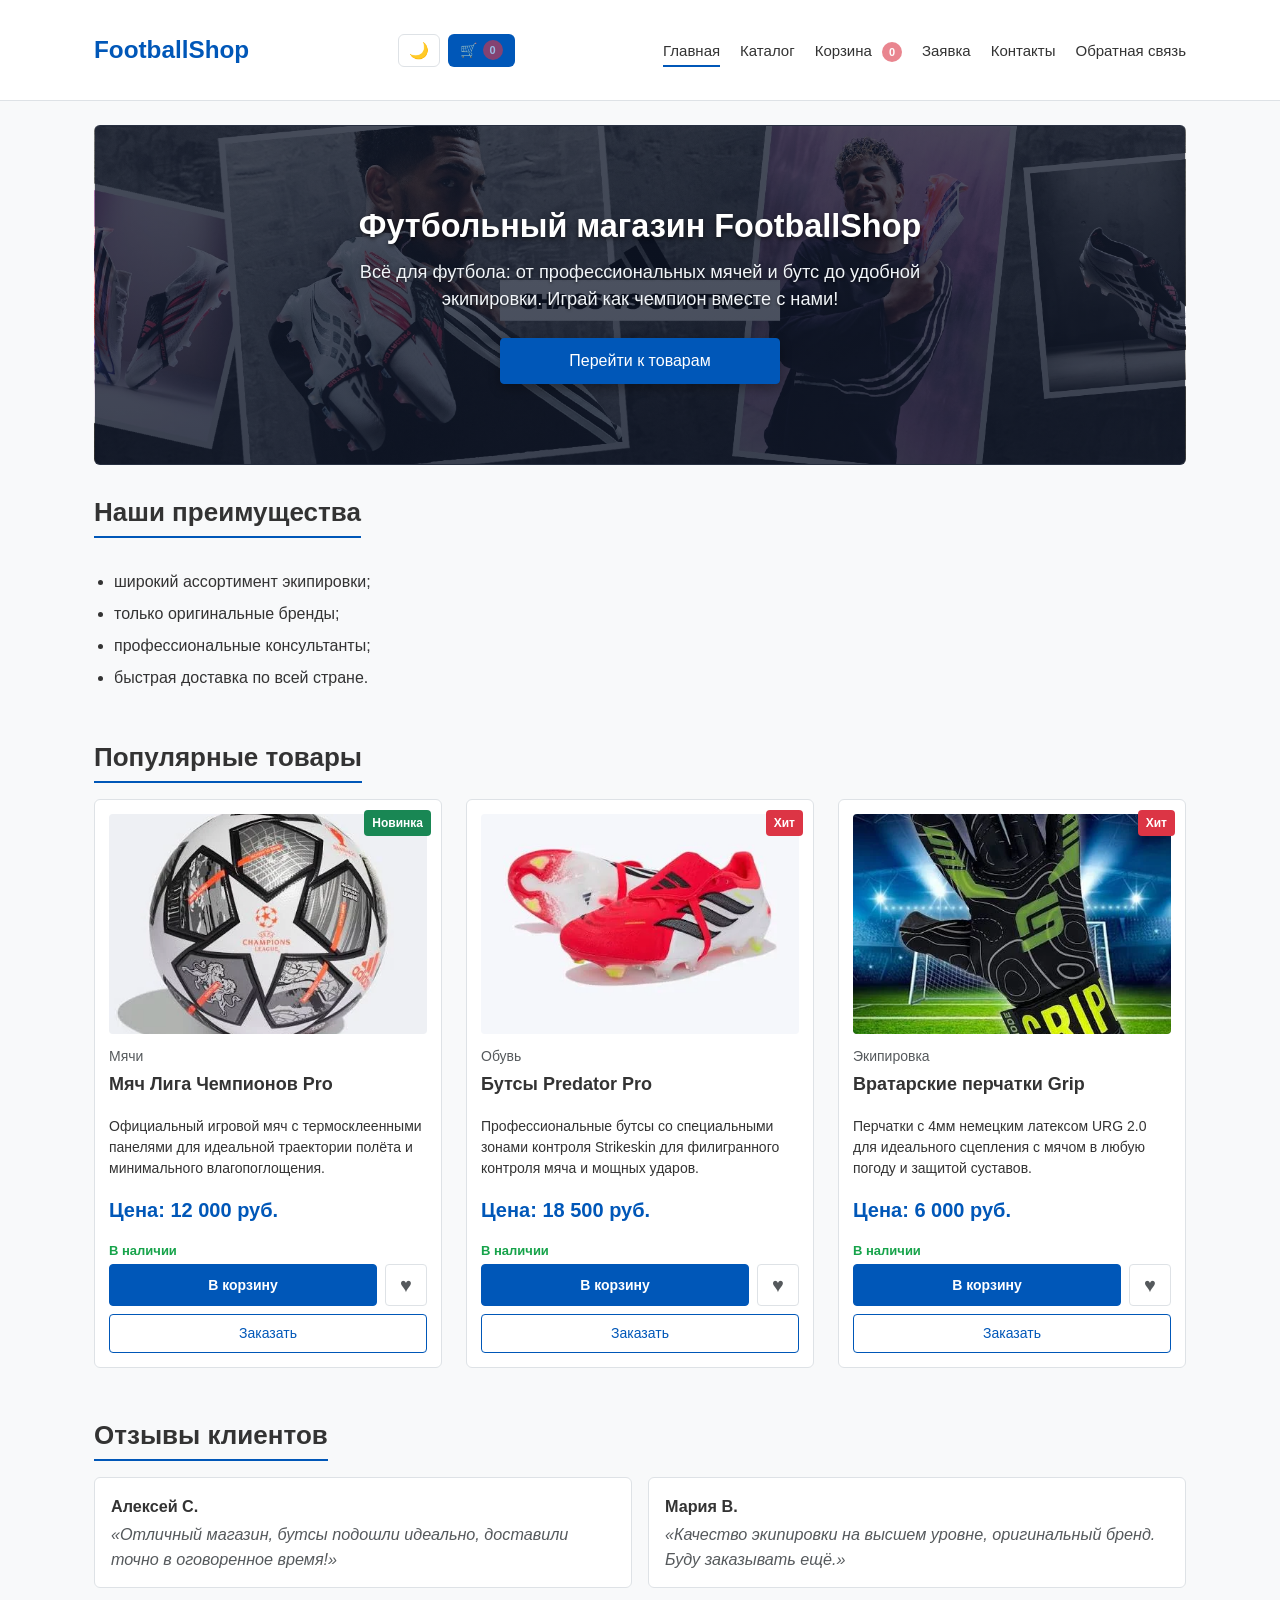
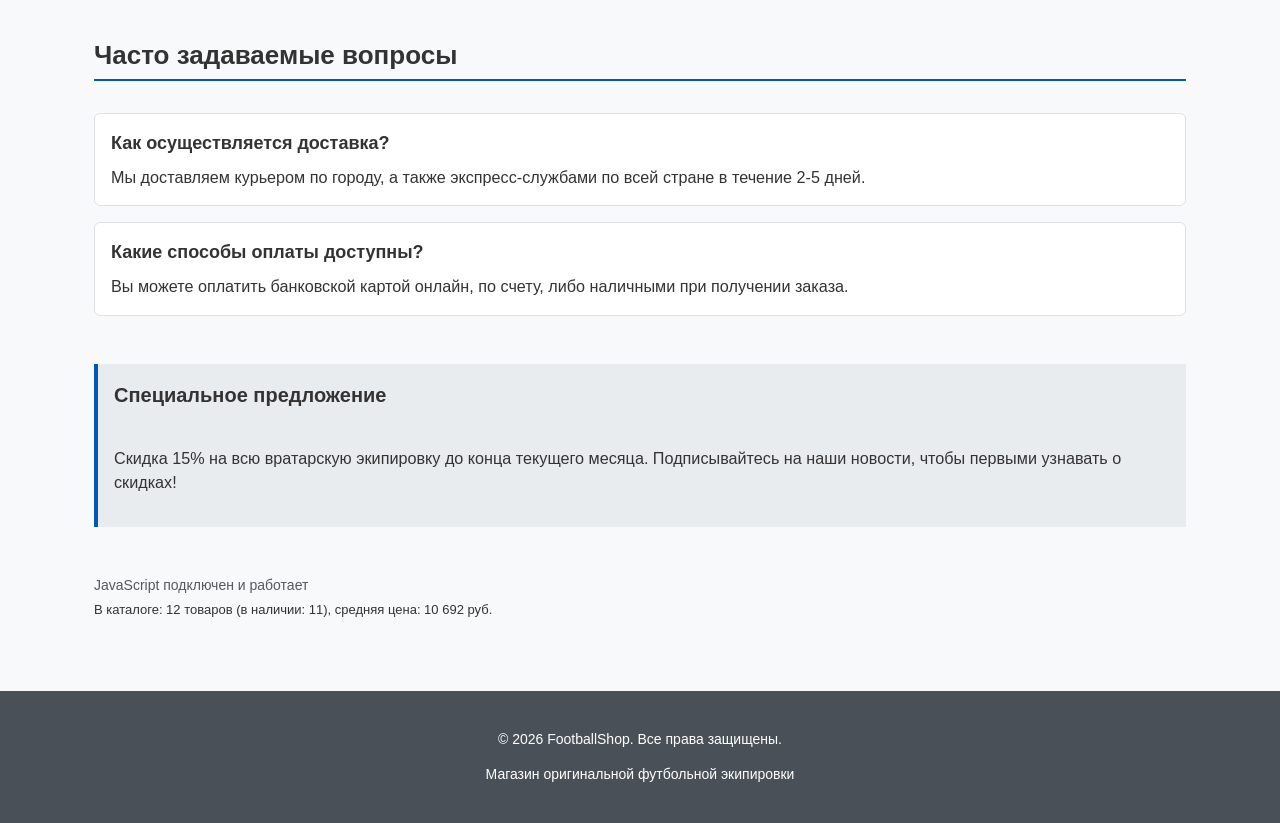
<file: index.html>
<!DOCTYPE html>
<html lang="ru">
<head>
    <meta charset="UTF-8">
    <meta name="viewport" content="width=device-width, initial-scale=1.0">
    <meta name="description" content="Стартовая страница футбольного интернет-магазина FootballShop.">
    <meta property="og:type" content="website">
    <meta property="og:title" content="Футбольный интернет-магазин FootballShop">
    <meta property="og:description" content="Магазин футбольной экипировки и профессионального инвентаря.">
    <meta property="og:image" content="images/responsive/ball-720.jpg">

    <title>Футбольный интернет-магазин FootballShop</title>
    <link rel="stylesheet" href="css/style.css">
    <link rel="stylesheet" href="css/responsive.css">
    <script src="js/data.js" defer></script>
    <script src="js/modal.js" defer></script>
    <script src="js/validation.js" defer></script>
    <script src="js/cart.js" defer></script>
    <script src="js/catalog.js" defer></script>
    <script src="js/main.js" defer></script>
</head>
<body id="top">
<a class="skip-link" href="#main">Перейти к основному содержимому</a>

<header>
    <div class="site-header">
        <a class="site-logo" href="index.html">FootballShop</a>

        <div class="site-header__actions">
            <button class="theme-toggle" type="button" aria-label="Переключить тему оформления" title="Светлая/тёмная тема">
                <span class="theme-toggle__icon" aria-hidden="true">🌓</span>
            </button>

            <a class="header-cart-btn" href="cart.html" aria-label="Перейти в корзину">
                🛒 <span class="cart-badge">0</span>
            </a>

            <button class="menu-toggle" type="button" aria-expanded="false" aria-controls="primary-nav" aria-label="Открыть главное меню">
                <span class="menu-toggle__line" aria-hidden="true"></span>
                <span class="menu-toggle__line" aria-hidden="true"></span>
                <span class="menu-toggle__line" aria-hidden="true"></span>
            </button>
        </div>

        <nav class="site-nav" id="primary-nav" aria-label="Основная навигация">
            <ul class="site-nav__list">
                <li class="site-nav__item"><a class="site-nav__link" href="index.html" aria-current="page">Главная</a></li>
                <li class="site-nav__item"><a class="site-nav__link" href="catalog.html">Каталог</a></li>
                <li class="site-nav__item"><a class="site-nav__link" href="cart.html">Корзина <span class="cart-badge">0</span></a></li>
                <li class="site-nav__item"><a class="site-nav__link" href="order.html">Заявка</a></li>
                <li class="site-nav__item"><a class="site-nav__link" href="contacts.html">Контакты</a></li>
                <li class="site-nav__item"><a class="site-nav__link" href="feedback.html">Обратная связь</a></li>
            </ul>
        </nav>
    </div>
</header>

<main id="main">
    <section class="hero">
        <h1 class="hero__title">Футбольный магазин FootballShop</h1>
        <p>
            Всё для футбола: от профессиональных мячей и бутс до удобной экипировки. 
            Играй как чемпион вместе с нами!
        </p>
        <a class="button" href="#popular">Перейти к товарам</a>
    </section>

    <section class="section" id="advantages">
        <h2 class="section__title">Наши преимущества</h2>

        <ul class="advantages-list">
            <li>широкий ассортимент экипировки;</li>
            <li>только оригинальные бренды;</li>
            <li>профессиональные консультанты;</li>
            <li>быстрая доставка по всей стране.</li>
        </ul>
    </section>

    <section class="section" id="popular">
        <h2 class="section__title">Популярные товары</h2>

        <div class="products-grid" id="featured-products">
            <article class="product-card">
                <span class="product-card__badge product-card__badge--new">Новинка</span>
                <picture>
                    <source type="image/webp"
                            srcset="images/responsive/ball-360.webp 360w, images/responsive/ball-720.webp 720w"
                            sizes="(max-width: 767px) 100vw, (max-width: 1023px) 50vw, 33vw">
                    <source type="image/jpeg"
                            srcset="images/responsive/ball-360.jpg 360w, images/responsive/ball-720.jpg 720w"
                            sizes="(max-width: 767px) 100vw, (max-width: 1023px) 50vw, 33vw">
                    <img src="images/ball.jpg" alt="Футбольный мяч Лига Чемпионов" width="447" height="447" loading="lazy" decoding="async">
                </picture>
                <div class="product-card__category">Мячи</div>
                <h3 class="product-card__title">Мяч Лига Чемпионов</h3>
                <p class="product-card__description">Официальный игровой мяч для профессионалов с превосходной аэродинамикой.</p>
                <p class="product-card__price">Цена: 12000 руб.</p>
                <div class="product-card__actions">
                    <button class="button" type="button" data-action="add-to-cart" data-id="1">В корзину</button>
                    <button class="button button--secondary" type="button" data-product="Мяч Лига Чемпионов Pro">Заказать</button>
                    <button class="button--favorite" type="button" data-id="1" aria-label="В избранное">♥</button>
                </div>
            </article>

            <article class="product-card">
                <span class="product-card__badge">Хит</span>
                <picture>
                    <source type="image/webp"
                            srcset="images/responsive/boots-360.webp 360w, images/responsive/boots-720.webp 720w"
                            sizes="(max-width: 767px) 100vw, (max-width: 1023px) 50vw, 33vw">
                    <source type="image/jpeg"
                            srcset="images/responsive/boots-360.jpg 360w, images/responsive/boots-720.jpg 720w"
                            sizes="(max-width: 767px) 100vw, (max-width: 1023px) 50vw, 33vw">
                    <img src="images/boots.jpg" alt="Футбольные бутсы Predator Pro" width="447" height="447" loading="lazy" decoding="async">
                </picture>
                <div class="product-card__category">Обувь</div>
                <h3 class="product-card__title">Бутсы Predator Pro</h3>
                <p class="product-card__description">Профессиональные бутсы для игры на натуральном травяном газоне.</p>
                <p class="product-card__price">Цена: 18500 руб.</p>
                <div class="product-card__actions">
                    <button class="button" type="button" data-action="add-to-cart" data-id="2">В корзину</button>
                    <button class="button button--secondary" type="button" data-product="Бутсы Predator Pro">Заказать</button>
                    <button class="button--favorite" type="button" data-id="2" aria-label="В избранное">♥</button>
                </div>
            </article>

            <article class="product-card">
                <picture>
                    <source type="image/webp"
                            srcset="images/responsive/hands-360.webp 360w, images/responsive/hands-720.webp 720w"
                            sizes="(max-width: 767px) 100vw, (max-width: 1023px) 50vw, 33vw">
                    <source type="image/jpeg"
                            srcset="images/responsive/hands-360.jpg 360w, images/responsive/hands-720.jpg 720w"
                            sizes="(max-width: 767px) 100vw, (max-width: 1023px) 50vw, 33vw">
                    <img src="images/hands.jpg" alt="Вратарские перчатки Grip" width="447" height="447" loading="lazy" decoding="async">
                </picture>
                <div class="product-card__category">Экипировка</div>
                <h3 class="product-card__title">Вратарские перчатки Grip</h3>
                <p class="product-card__description">Перчатки с надежным латексным сцеплением и защитой суставов пальцев.</p>
                <p class="product-card__price">Цена: 6000 руб.</p>
                <div class="product-card__actions">
                    <button class="button" type="button" data-action="add-to-cart" data-id="3">В корзину</button>
                    <button class="button button--secondary" type="button" data-product="Вратарские перчатки Grip">Заказать</button>
                    <button class="button--favorite" type="button" data-id="3" aria-label="В избранное">♥</button>
                </div>
            </article>
        </div>
    </section>

    <section class="section reviews" id="reviews">
        <h2 class="section__title">Отзывы клиентов</h2>
        <div class="reviews-grid">
            <article class="review-card">
                <div class="review-card__author"><strong>Алексей С.</strong></div>
                <div class="review-card__text">«Отличный магазин, бутсы подошли идеально, доставили точно в оговоренное время!»</div>
            </article>
            <article class="review-card">
                <div class="review-card__author"><strong>Мария В.</strong></div>
                <div class="review-card__text">«Качество экипировки на высшем уровне, оригинальный бренд. Буду заказывать ещё.»</div>
            </article>
        </div>
    </section>

    <section class="section faq" id="faq">
        <h2 class="section__title">Часто задаваемые вопросы</h2>
        <div class="faq">
            <article class="faq__item">
                <h3 class="faq__question">Как осуществляется доставка?</h3>
                <p class="faq__answer">Мы доставляем курьером по городу, а также экспресс-службами по всей стране в течение 2-5 дней.</p>
            </article>
            <article class="faq__item">
                <h3 class="faq__question">Какие способы оплаты доступны?</h3>
                <p class="faq__answer">Вы можете оплатить банковской картой онлайн, по счету, либо наличными при получении заказа.</p>
            </article>
        </div>
    </section>

    <aside class="aside-info">
        <h2 class="aside-info__title">Специальное предложение</h2>
        <p>
            Скидка 15% на всю вратарскую экипировку до конца текущего месяца.
            Подписывайтесь на наши новости, чтобы первыми узнавать о скидках!
        </p>
    </aside>

    <section class="section" id="js-demo-section" aria-label="Статус JavaScript">
        <p class="js-message" id="js-status-message" style="margin: 0; font-size: 14px; color: var(--color-muted);">Загрузка скриптов...</p>
        <div class="product-output" id="js-summary-output" style="margin-top: 4px; font-size: 13px; font-weight: 500;"></div>
    </section>
</main>

<footer id="contacts">
    <p>&copy; 2026 FootballShop. Все права защищены.</p>
    <p>Магазин оригинальной футбольной экипировки</p>
</footer>

<dialog class="order-dialog" id="order-dialog" aria-labelledby="order-dialog-title">
    <h2 class="order-dialog__title" id="order-dialog-title">Быстрое оформление заявки</h2>

    <form class="order-form" id="order-form" action="#" method="post" novalidate>
        <input id="selected-product" name="selected-product" type="hidden">

        <div class="order-form__field">
            <label class="order-form__label" for="order-name">Ваше имя *</label>
            <input class="order-form__control"
                   id="order-name"
                   name="name"
                   type="text"
                   placeholder="Введите ваше имя"
                   minlength="2"
                   autocomplete="name"
                   required>
        </div>

        <div class="order-form__field">
            <label class="order-form__label" for="order-email">E-mail адрес *</label>
            <input class="order-form__control"
                   id="order-email"
                   name="email"
                   type="email"
                   placeholder="example@mail.ru"
                   autocomplete="email"
                   required>
        </div>

        <div class="order-form__field">
            <label class="order-form__label" for="order-phone">Номер телефона *</label>
            <input class="order-form__control"
                   id="order-phone"
                   name="phone"
                   type="tel"
                   inputmode="tel"
                   placeholder="+7 (900) 000-00-00"
                   autocomplete="tel"
                   required>
            <small class="order-form__hint">Формат: +7 (900) 000-00-00</small>
        </div>

        <div class="order-form__field">
            <label class="order-form__label" for="order-date">Желаемая дата связи</label>
            <input class="order-form__control"
                   id="order-date"
                   name="date"
                   type="date">
        </div>

        <div class="order-form__field order-form__field--full">
            <label class="order-form__label" for="order-topic">Тема заявки *</label>
            <select class="order-form__control" id="order-topic" name="topic" required>
                <option value="">Выберите тему</option>
                <option value="product">Заказ товара</option>
                <option value="consultation">Консультация по размеру</option>
                <option value="delivery">Вопрос по доставке</option>
            </select>
        </div>

        <div class="order-form__field order-form__field--full">
            <label class="order-form__label" for="order-comment">Комментарий к заявке</label>
            <textarea class="order-form__control"
                      id="order-comment"
                      name="comment"
                      rows="3"
                      placeholder="Укажите размер, расцветку или дополнительную информацию"></textarea>
        </div>

        <div class="order-form__field order-form__field--full order-form__field--checkbox">
            <input class="order-form__control"
                   id="order-agreement"
                   name="agreement"
                   type="checkbox"
                   required>
            <label class="order-form__label" for="order-agreement">
                Я согласен на обработку персональных данных *
            </label>
        </div>

        <div class="order-form__actions">
            <button class="button order-form__button" type="button" id="close-order-dialog">Закрыть</button>
            <button class="button order-form__button" type="submit">Отправить заявку</button>
        </div>
    </form>
</dialog>

<p class="success-message" id="success-message" hidden>
    Форма успешно отправлена!
</p>

<a href="#top" class="scroll-top" aria-label="Вернуться в начало страницы">↑</a>
</body>
</html>
</file>
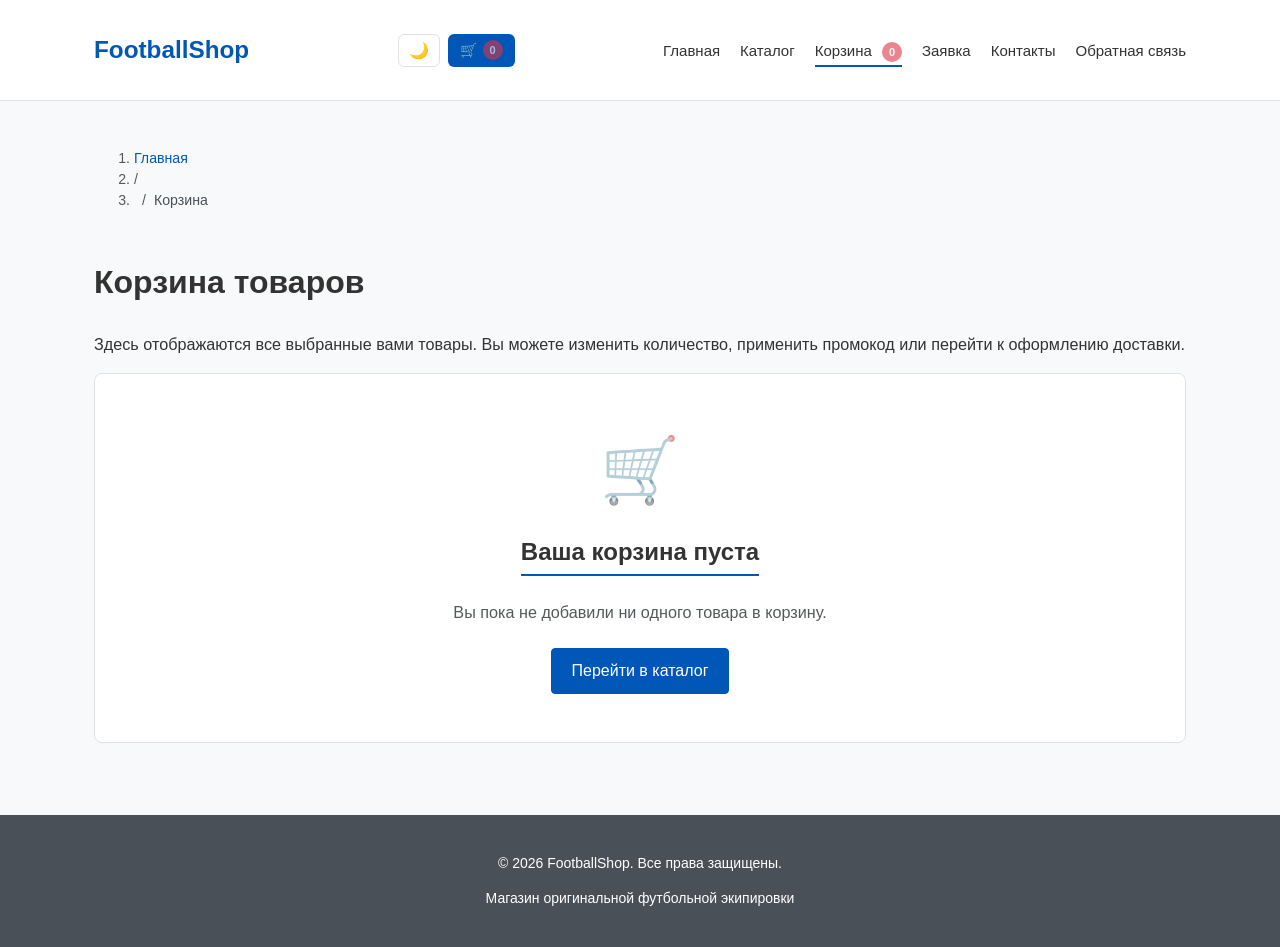
<file: cart.html>
<!DOCTYPE html>
<html lang="ru">
<head>
    <meta charset="UTF-8">
    <meta name="viewport" content="width=device-width, initial-scale=1.0">
    <meta name="description" content="Корзина интернет-магазина FootballShop: управление выбранными товарами, расчет скидок и переход к оформлению заказа.">
    <title>Корзина — FootballShop</title>
    <link rel="stylesheet" href="css/style.css">
    <link rel="stylesheet" href="css/responsive.css">
    <script src="js/data.js" defer></script>
    <script src="js/modal.js" defer></script>
    <script src="js/validation.js" defer></script>
    <script src="js/cart.js" defer></script>
    <script src="js/catalog.js" defer></script>
    <script src="js/main.js" defer></script>
</head>
<body>
<a class="skip-link" href="#main">Перейти к основному содержимому</a>

<header>
    <div class="site-header">
        <a class="site-logo" href="index.html">FootballShop</a>

        <div class="site-header__actions">
            <button class="theme-toggle" type="button" aria-label="Переключить тему оформления" title="Светлая/тёмная тема">
                <span class="theme-toggle__icon" aria-hidden="true">🌓</span>
            </button>

            <a class="header-cart-btn" href="cart.html" aria-label="Перейти в корзину">
                🛒 <span class="cart-badge">0</span>
            </a>

            <button class="menu-toggle" type="button" aria-expanded="false" aria-controls="primary-nav" aria-label="Открыть главное меню">
                <span class="menu-toggle__line" aria-hidden="true"></span>
                <span class="menu-toggle__line" aria-hidden="true"></span>
                <span class="menu-toggle__line" aria-hidden="true"></span>
            </button>
        </div>

        <nav class="site-nav" id="primary-nav" aria-label="Основная навигация">
            <ul class="site-nav__list">
                <li class="site-nav__item"><a class="site-nav__link" href="index.html">Главная</a></li>
                <li class="site-nav__item"><a class="site-nav__link" href="catalog.html">Каталог</a></li>
                <li class="site-nav__item"><a class="site-nav__link" href="cart.html" aria-current="page">Корзина <span class="cart-badge">0</span></a></li>
                <li class="site-nav__item"><a class="site-nav__link" href="order.html">Заявка</a></li>
                <li class="site-nav__item"><a class="site-nav__link" href="contacts.html">Контакты</a></li>
                <li class="site-nav__item"><a class="site-nav__link" href="feedback.html">Обратная связь</a></li>
            </ul>
        </nav>
    </div>
</header>

<main id="main">
    <nav class="breadcrumbs" aria-label="Хлебные крошки">
        <ol class="breadcrumbs__list">
            <li class="breadcrumbs__item"><a class="breadcrumbs__link" href="index.html">Главная</a></li>
            <li class="breadcrumbs__item" aria-hidden="true">/</li>
            <li class="breadcrumbs__item"><span class="breadcrumbs__current" aria-current="page">Корзина</span></li>
        </ol>
    </nav>

    <section class="section">
        <h1 class="section__title">Корзина товаров</h1>
        <p>
            Здесь отображаются все выбранные вами товары. Вы можете изменить количество, применить промокод или перейти к оформлению доставки.
        </p>

        
        <div id="cart-container">
            <div class="cart-empty" role="region" aria-label="Загрузка корзины">
                <p>Загрузка данных корзины...</p>
            </div>
        </div>
    </section>
</main>

<footer>
    <p>&copy; 2026 FootballShop. Все права защищены.</p>
    <p>Магазин оригинальной футбольной экипировки</p>
</footer>

<button class="scroll-top" type="button" aria-label="Вернуться к началу страницы">↑</button>

</body>
</html>
</file>
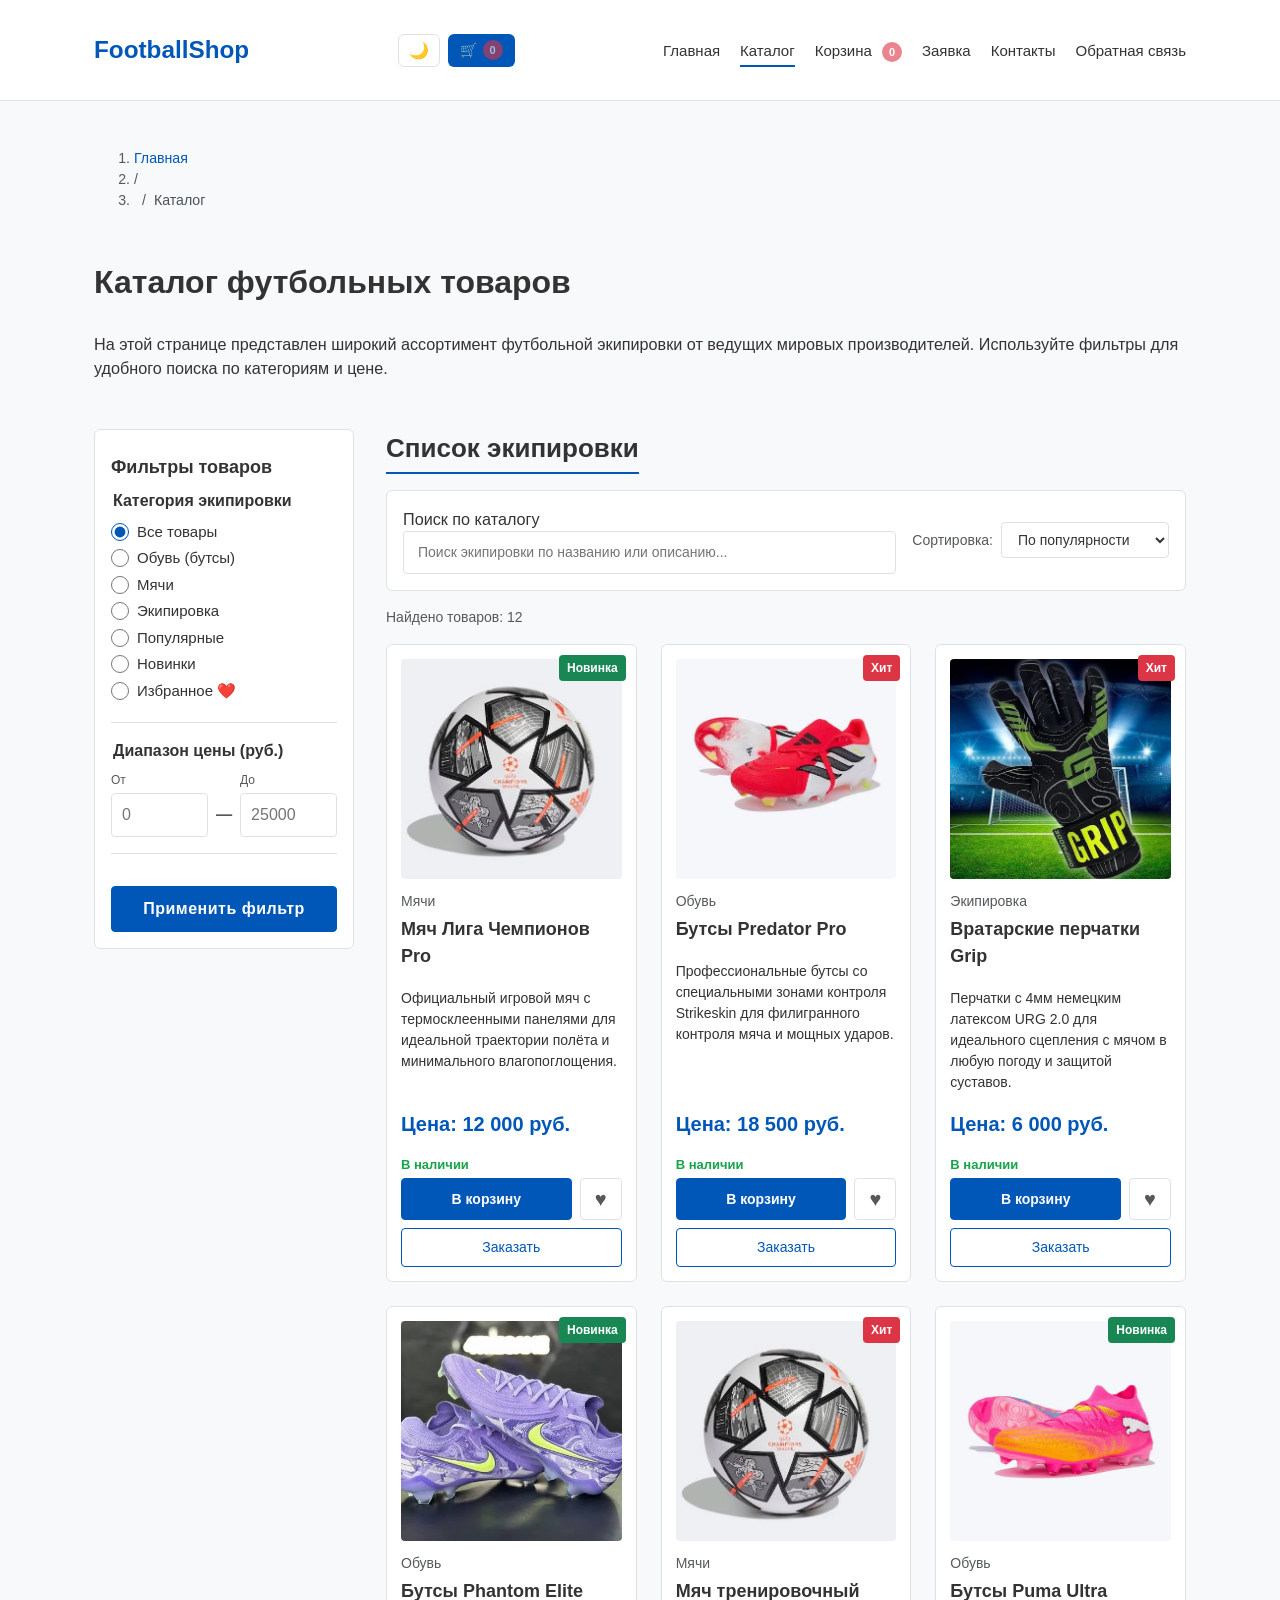
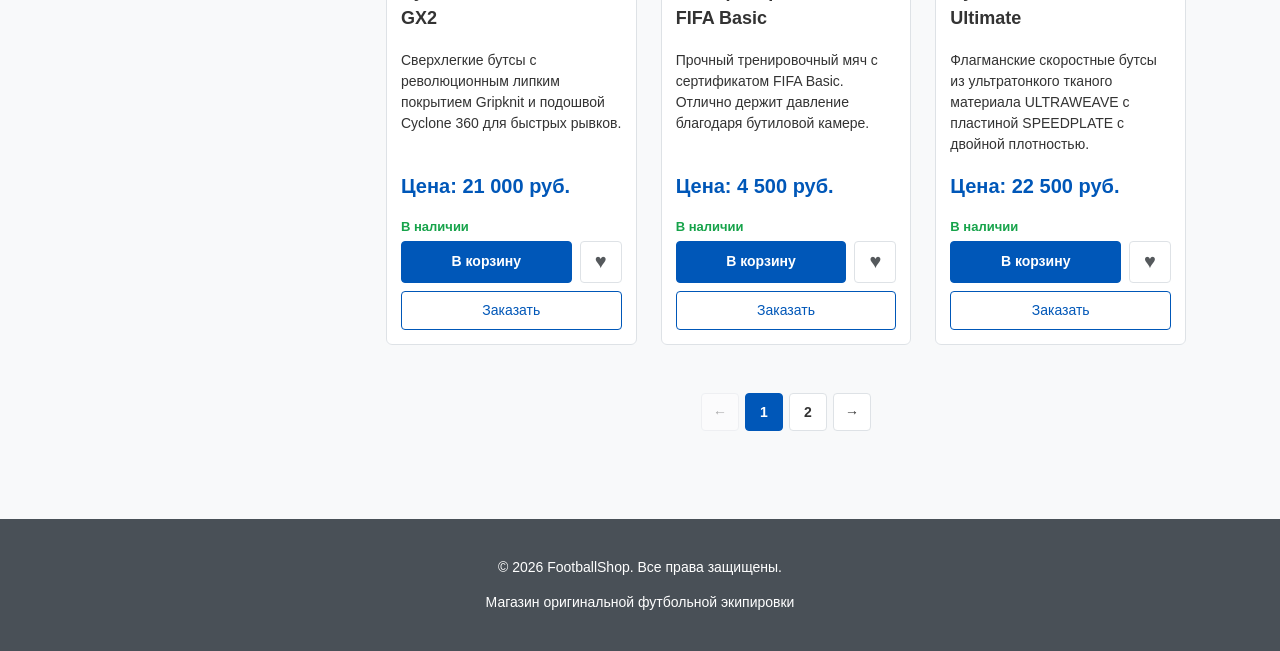
<file: catalog.html>
<!DOCTYPE html>
<html lang="ru">
<head>
    <meta charset="UTF-8">
    <meta name="viewport" content="width=device-width, initial-scale=1.0">
    <meta name="description" content="Каталог оригинальной футбольной экипировки и инвентаря магазина FootballShop.">
    <meta property="og:type" content="website">
    <meta property="og:title" content="Каталог товаров — FootballShop">
    <meta property="og:description" content="Большой выбор футбольных мячей, бутс, вратарских перчаток и экипировки.">
    <meta property="og:image" content="images/responsive/ball-720.jpg">

    <title>Каталог товаров — Футбольный магазин FootballShop</title>
    <link rel="stylesheet" href="css/style.css">
    <link rel="stylesheet" href="css/responsive.css">
    <script src="js/data.js" defer></script>
    <script src="js/modal.js" defer></script>
    <script src="js/validation.js" defer></script>
    <script src="js/cart.js" defer></script>
    <script src="js/catalog.js" defer></script>
    <script src="js/main.js" defer></script>
</head>
<body id="top">
<a class="skip-link" href="#main">Перейти к основному содержимому</a>

<header>
    <div class="site-header">
        <a class="site-logo" href="index.html">FootballShop</a>

        <div class="site-header__actions">
            <button class="theme-toggle" type="button" aria-label="Переключить тему оформления" title="Светлая/тёмная тема">
                <span class="theme-toggle__icon" aria-hidden="true">🌓</span>
            </button>

            <a class="header-cart-btn" href="cart.html" aria-label="Перейти в корзину">
                🛒 <span class="cart-badge">0</span>
            </a>

            <button class="menu-toggle" type="button" aria-expanded="false" aria-controls="primary-nav" aria-label="Открыть главное меню">
                <span class="menu-toggle__line" aria-hidden="true"></span>
                <span class="menu-toggle__line" aria-hidden="true"></span>
                <span class="menu-toggle__line" aria-hidden="true"></span>
            </button>
        </div>

        <nav class="site-nav" id="primary-nav" aria-label="Основная навигация">
            <ul class="site-nav__list">
                <li class="site-nav__item"><a class="site-nav__link" href="index.html">Главная</a></li>
                <li class="site-nav__item"><a class="site-nav__link" href="catalog.html" aria-current="page">Каталог</a></li>
                <li class="site-nav__item"><a class="site-nav__link" href="cart.html">Корзина <span class="cart-badge">0</span></a></li>
                <li class="site-nav__item"><a class="site-nav__link" href="order.html">Заявка</a></li>
                <li class="site-nav__item"><a class="site-nav__link" href="contacts.html">Контакты</a></li>
                <li class="site-nav__item"><a class="site-nav__link" href="feedback.html">Обратная связь</a></li>
            </ul>
        </nav>
    </div>
</header>

<main id="main">
    <nav class="breadcrumbs" aria-label="Хлебные крошки">
        <ol class="breadcrumbs__list">
            <li class="breadcrumbs__item"><a class="breadcrumbs__link" href="index.html">Главная</a></li>
            <li class="breadcrumbs__item" aria-hidden="true">/</li>
            <li class="breadcrumbs__item"><span class="breadcrumbs__current" aria-current="page">Каталог</span></li>
        </ol>
    </nav>

    <section class="section">
        <h1 class="section__title">Каталог футбольных товаров</h1>
        <p>
            На этой странице представлен широкий ассортимент футбольной экипировки от ведущих мировых производителей.
            Используйте фильтры для удобного поиска по категориям и цене.
        </p>
    </section>

    <section class="catalog-layout">
        <aside class="catalog-filters">
            <details class="catalog-filters__details" open>
                <summary class="catalog-filters__summary">Фильтры товаров</summary>

                <form class="filters-form" action="#" method="get">
                    <fieldset class="filters-form__group">
                        <legend class="filters-form__legend">Категория экипировки</legend>

                        <label class="filters-form__checkbox-label">
                            <input class="filters-form__checkbox" type="radio" name="category" value="all" checked>
                            <span class="filters-form__checkbox-text">Все товары</span>
                        </label>

                        <label class="filters-form__checkbox-label">
                            <input class="filters-form__checkbox" type="radio" name="category" value="shoes">
                            <span class="filters-form__checkbox-text">Обувь (бутсы)</span>
                        </label>

                        <label class="filters-form__checkbox-label">
                            <input class="filters-form__checkbox" type="radio" name="category" value="balls">
                            <span class="filters-form__checkbox-text">Мячи</span>
                        </label>

                        <label class="filters-form__checkbox-label">
                            <input class="filters-form__checkbox" type="radio" name="category" value="equipment">
                            <span class="filters-form__checkbox-text">Экипировка</span>
                        </label>

                        <label class="filters-form__checkbox-label">
                            <input class="filters-form__checkbox" type="radio" name="category" value="popular">
                            <span class="filters-form__checkbox-text">Популярные</span>
                        </label>

                        <label class="filters-form__checkbox-label">
                            <input class="filters-form__checkbox" type="radio" name="category" value="new">
                            <span class="filters-form__checkbox-text">Новинки</span>
                        </label>

                        <label class="filters-form__checkbox-label">
                            <input class="filters-form__checkbox" type="radio" name="category" value="favorites">
                            <span class="filters-form__checkbox-text">Избранное ❤️</span>
                        </label>
                    </fieldset>

                    <fieldset class="filters-form__group">
                        <legend class="filters-form__legend">Диапазон цены (руб.)</legend>
                        
                        <div class="filters-form__price-row">
                            <div class="filters-form__price-field">
                                <label class="filters-form__price-label" for="price-from">От</label>
                                <input class="filters-form__control" id="price-from" name="price-from" type="number" min="0" placeholder="0">
                            </div>
                            <span class="filters-form__price-divider" aria-hidden="true">—</span>
                            <div class="filters-form__price-field">
                                <label class="filters-form__price-label" for="price-to">До</label>
                                <input class="filters-form__control" id="price-to" name="price-to" type="number" min="0" placeholder="25000">
                            </div>
                        </div>
                    </fieldset>

                    <button class="button filters-form__submit" type="submit" style="width: 100%;">Применить фильтр</button>
                </form>
            </details>
        </aside>

        <section class="catalog-products">
            <h2 class="section__title">Список экипировки</h2>

            
            <div class="catalog-toolbar">
                <div class="search-bar">
                    <label class="visually-hidden" for="catalog-search-input">Поиск по каталогу</label>
                    <input class="search-bar__input"
                           id="catalog-search-input"
                           type="search"
                           placeholder="Поиск экипировки по названию или описанию..."
                           autocomplete="off">
                    <button class="search-bar__clear"
                            id="catalog-search-clear"
                            type="button"
                            aria-label="Очистить поисковый запрос">✕</button>
                </div>

                <div class="catalog-sort">
                    <label class="catalog-sort__label" for="catalog-sort-select">Сортировка:</label>
                    <select class="catalog-sort__select" id="catalog-sort-select">
                        <option value="popular">По популярности</option>
                        <option value="price-asc">Сначала дешевле</option>
                        <option value="price-desc">Сначала дороже</option>
                        <option value="name-asc">По названию (А-Я)</option>
                    </select>
                </div>
            </div>

            <p class="catalog-controls__count" id="catalog-count" aria-live="polite">Найдено товаров: 12</p>

            <div class="products-grid" id="catalog-products">
                <article class="product-card" data-id="1">
                    <span class="product-card__badge product-card__badge--new">Новинка</span>
                    <picture>
                        <source type="image/webp"
                                srcset="images/responsive/ball-360.webp 360w, images/responsive/ball-720.webp 720w"
                                sizes="(max-width: 767px) 100vw, (max-width: 1023px) 50vw, 33vw">
                        <source type="image/jpeg"
                                srcset="images/responsive/ball-360.jpg 360w, images/responsive/ball-720.jpg 720w"
                                sizes="(max-width: 767px) 100vw, (max-width: 1023px) 50vw, 33vw">
                        <img src="images/ball.jpg" alt="Футбольный мяч Лига Чемпионов" width="447" height="447" loading="lazy" decoding="async">
                    </picture>
                    <div class="product-card__category">Мячи</div>
                    <h3 class="product-card__title"><a href="product.html?id=1" style="color: inherit; text-decoration: none;">Мяч Лига Чемпионов Pro</a></h3>
                    <p class="product-card__description">Официальный игровой мяч с термосклеенными панелями для идеальной траектории.</p>
                    <p class="product-card__price">Цена: 12000 руб.</p>
                    <div class="product-card__actions">
                        <button class="button" type="button" data-action="add-to-cart" data-id="1">В корзину</button>
                        <button class="button button--secondary" type="button" data-modal-target="order-dialog" data-product="Мяч Лига Чемпионов Pro">Заказать</button>
                        <button class="button--favorite" type="button" data-id="1" aria-label="В избранное">♥</button>
                    </div>
                </article>
            </div>

            
            <nav class="pagination" id="catalog-pagination" aria-label="Пагинация каталога"></nav>
        </section>
    </section>
</main>

<footer>
    <p>&copy; 2026 FootballShop. Все права защищены.</p>
    <p>Магазин оригинальной футбольной экипировки</p>
</footer>

<dialog class="order-dialog" id="order-dialog" aria-labelledby="order-dialog-title">
    <h2 class="order-dialog__title" id="order-dialog-title">Оформление заявки на товар</h2>

    <form class="order-form" id="order-form" action="#" method="post" novalidate>
        <input id="selected-product" name="selected-product" type="hidden">

        <div class="order-form__field">
            <label class="order-form__label" for="dialog-order-name">Ваше имя *</label>
            <input class="order-form__control"
                   id="dialog-order-name"
                   name="name"
                   type="text"
                   placeholder="Введите ваше имя"
                   minlength="2"
                   autocomplete="name"
                   required>
        </div>

        <div class="order-form__field">
            <label class="order-form__label" for="dialog-order-email">E-mail адрес *</label>
            <input class="order-form__control"
                   id="dialog-order-email"
                   name="email"
                   type="email"
                   placeholder="example@mail.ru"
                   autocomplete="email"
                   required>
        </div>

        <div class="order-form__field">
            <label class="order-form__label" for="dialog-order-phone">Номер телефона *</label>
            <input class="order-form__control"
                   id="dialog-order-phone"
                   name="phone"
                   type="tel"
                   inputmode="tel"
                   placeholder="+7 (900) 000-00-00"
                   autocomplete="tel"
                   required>
            <small class="order-form__hint">Формат: +7 (900) 000-00-00</small>
        </div>

        <div class="order-form__field">
            <label class="order-form__label" for="dialog-order-date">Желаемая дата связи</label>
            <input class="order-form__control"
                   id="dialog-order-date"
                   name="date"
                   type="date">
        </div>

        <div class="order-form__field order-form__field--full">
            <label class="order-form__label" for="dialog-order-topic">Тема заявки *</label>
            <select class="order-form__control" id="dialog-order-topic" name="topic" required>
                <option value="">Выберите тему</option>
                <option value="product" selected>Заказ выбранного товара</option>
                <option value="consultation">Консультация по характеристикам</option>
                <option value="delivery">Уточнение условий доставки</option>
            </select>
        </div>

        <div class="order-form__field order-form__field--full">
            <label class="order-form__label" for="dialog-order-comment">Комментарий к заявке</label>
            <textarea class="order-form__control"
                      id="dialog-order-comment"
                      name="comment"
                      rows="3"
                      placeholder="Укажите размер, расцветку или дополнительную информацию"></textarea>
        </div>

        <div class="order-form__field order-form__field--full order-form__field--checkbox">
            <input class="order-form__control"
                   id="dialog-order-agreement"
                   name="agreement"
                   type="checkbox"
                   required>
            <label class="order-form__label" for="dialog-order-agreement">
                Я согласен на обработку персональных данных *
            </label>
        </div>

        <div class="order-form__actions">
            <button class="button order-form__button" type="button" id="close-order-dialog">Закрыть</button>
            <button class="button order-form__button" type="submit">Отправить заявку</button>
        </div>
    </form>
</dialog>

<p class="success-message" id="success-message" hidden>
    Форма успешно отправлена!
</p>

<a href="#top" class="scroll-top" aria-label="Вернуться в начало страницы">↑</a>
</body>
</html>
</file>
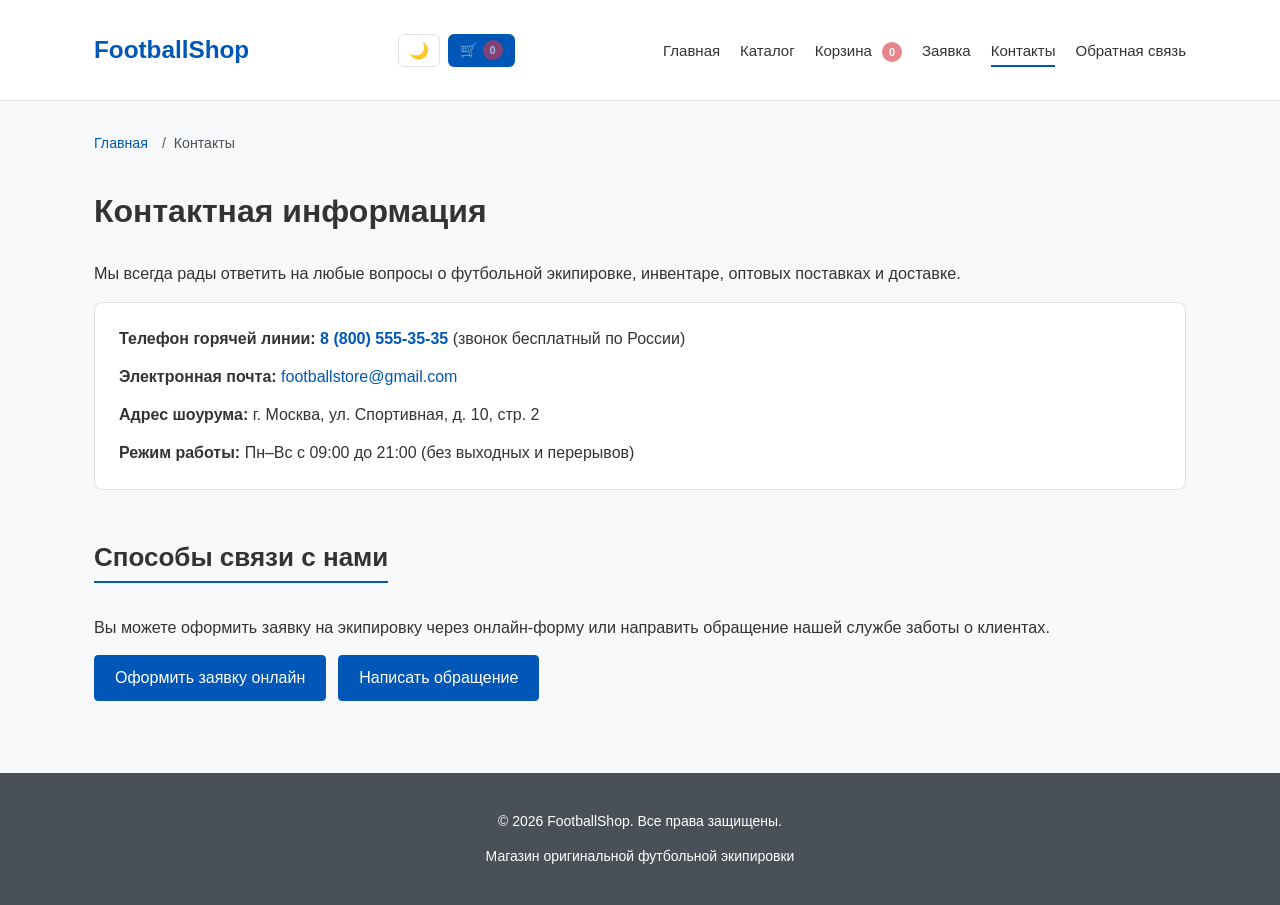
<file: contacts.html>
<!DOCTYPE html>
<html lang="ru">
<head>
    <meta charset="UTF-8">
    <meta name="viewport" content="width=device-width, initial-scale=1.0">
    <meta name="description" content="Контактная информация футбольного интернет-магазина FootballShop. Телефоны, адрес, режим работы.">
    <meta property="og:type" content="website">
    <meta property="og:title" content="Контакты — FootballShop">
    <meta property="og:description" content="Свяжитесь с нами по телефону или посетите наш экипировочный центр в Москве.">
    <meta property="og:image" content="images/responsive/ball-720.jpg">

    <title>Контакты — Футбольный интернет-магазин FootballShop</title>
    <link rel="stylesheet" href="css/style.css">
    <link rel="stylesheet" href="css/responsive.css">
    <script src="js/data.js" defer></script>
    <script src="js/modal.js" defer></script>
    <script src="js/validation.js" defer></script>
    <script src="js/cart.js" defer></script>
    <script src="js/catalog.js" defer></script>
    <script src="js/main.js" defer></script>
</head>
<body id="top">
<a class="skip-link" href="#main">Перейти к основному содержимому</a>

<header>
    <div class="site-header">
        <a class="site-logo" href="index.html">FootballShop</a>

        <div class="site-header__actions">
            <button class="theme-toggle" type="button" aria-label="Переключить тему оформления" title="Светлая/тёмная тема">
                <span class="theme-toggle__icon" aria-hidden="true">🌓</span>
            </button>

            <a class="header-cart-btn" href="cart.html" aria-label="Перейти в корзину">
                🛒 <span class="cart-badge">0</span>
            </a>

            <button class="menu-toggle" type="button" aria-expanded="false" aria-controls="primary-nav" aria-label="Открыть главное меню">
                <span class="menu-toggle__line" aria-hidden="true"></span>
                <span class="menu-toggle__line" aria-hidden="true"></span>
                <span class="menu-toggle__line" aria-hidden="true"></span>
            </button>
        </div>

        <nav class="site-nav" id="primary-nav" aria-label="Основная навигация">
            <ul class="site-nav__list">
                <li class="site-nav__item"><a class="site-nav__link" href="index.html">Главная</a></li>
                <li class="site-nav__item"><a class="site-nav__link" href="catalog.html">Каталог</a></li>
                <li class="site-nav__item"><a class="site-nav__link" href="cart.html">Корзина <span class="cart-badge">0</span></a></li>
                <li class="site-nav__item"><a class="site-nav__link" href="order.html">Заявка</a></li>
                <li class="site-nav__item"><a class="site-nav__link" href="contacts.html" aria-current="page">Контакты</a></li>
                <li class="site-nav__item"><a class="site-nav__link" href="feedback.html">Обратная связь</a></li>
            </ul>
        </nav>
    </div>
</header>

<main id="main">
    <nav class="breadcrumbs" aria-label="Хлебные крошки">
        <a class="breadcrumbs__link" href="index.html">Главная</a>
        <span class="breadcrumbs__current">Контакты</span>
    </nav>

    <section class="section">
        <h1 class="section__title">Контактная информация</h1>
        <p>
            Мы всегда рады ответить на любые вопросы о футбольной экипировке, инвентаре, оптовых поставках и доставке.
        </p>

        <div class="contacts-card" style="background: var(--color-surface); padding: 24px; border: 1px solid var(--color-border); border-radius: 8px; margin-bottom: 24px;">
            <ul style="list-style: none; padding: 0; margin: 0; display: flex; flex-direction: column; gap: 14px; font-size: 16px;">
                <li>
                    <strong>Телефон горячей линии:</strong> 
                    <a href="tel:+78005553535" style="color: var(--color-primary); font-weight: bold;">8 (800) 555-35-35</a> (звонок бесплатный по России)
                </li>
                <li>
                    <strong>Электронная почта:</strong> 
                    <a href="mailto:footballstore@gmail.com" style="color: var(--color-primary);">footballstore@gmail.com</a>
                </li>
                <li>
                    <strong>Адрес шоурума:</strong> г. Москва, ул. Спортивная, д. 10, стр. 2
                </li>
                <li>
                    <strong>Режим работы:</strong> Пн–Вс с 09:00 до 21:00 (без выходных и перерывов)
                </li>
            </ul>
        </div>
    </section>

    <section class="section" id="feedback">
        <h2 class="section__title">Способы связи с нами</h2>
        <p>
            Вы можете оформить заявку на экипировку через онлайн-форму или направить обращение нашей службе заботы о клиентах.
        </p>
        <div style="display: flex; flex-wrap: wrap; gap: 12px; margin-top: 16px;">
            <a class="button" href="order.html">Оформить заявку онлайн</a>
            <a class="button button--secondary" href="feedback.html">Написать обращение</a>
        </div>
    </section>
</main>

<footer>
    <p>&copy; 2026 FootballShop. Все права защищены.</p>
    <p>Магазин оригинальной футбольной экипировки</p>
</footer>

<a href="#top" class="scroll-top" aria-label="Вернуться в начало страницы">↑</a>
</body>
</html>
</file>
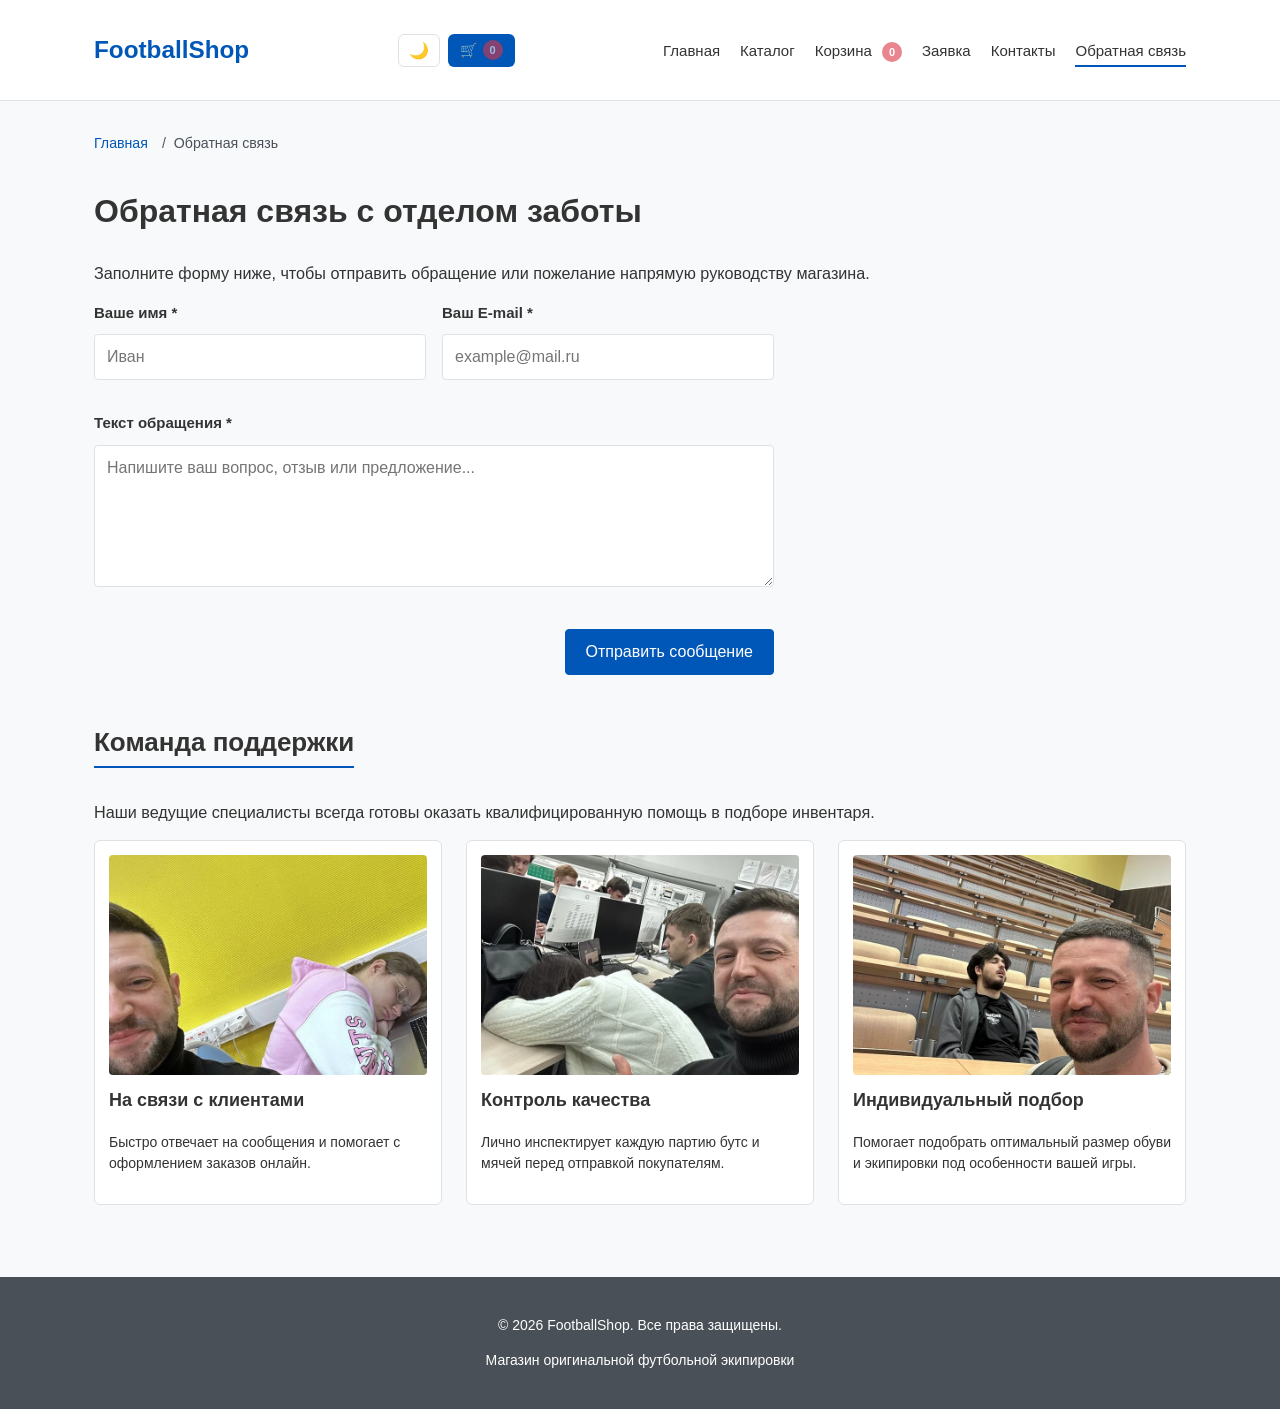
<file: feedback.html>
<!DOCTYPE html>
<html lang="ru">
<head>
    <meta charset="UTF-8">
    <meta name="viewport" content="width=device-width, initial-scale=1.0">
    <meta name="description" content="Форма обратной связи и контакты администрации магазина FootballShop.">
    <meta property="og:type" content="website">
    <meta property="og:title" content="Обратная связь — FootballShop">
    <meta property="og:description" content="Напишите нам ваш вопрос, отзыв или предложение по улучшению сервиса.">
    <meta property="og:image" content="images/responsive/ball-720.jpg">

    <title>Обратная связь — Футбольный интернет-магазин FootballShop</title>
    <link rel="stylesheet" href="css/style.css">
    <link rel="stylesheet" href="css/responsive.css">
    <script src="js/data.js" defer></script>
    <script src="js/modal.js" defer></script>
    <script src="js/validation.js" defer></script>
    <script src="js/cart.js" defer></script>
    <script src="js/catalog.js" defer></script>
    <script src="js/main.js" defer></script>
</head>
<body id="top">
<a class="skip-link" href="#main">Перейти к основному содержимому</a>

<header>
    <div class="site-header">
        <a class="site-logo" href="index.html">FootballShop</a>

        <div class="site-header__actions">
            <button class="theme-toggle" type="button" aria-label="Переключить тему оформления" title="Светлая/тёмная тема">
                <span class="theme-toggle__icon" aria-hidden="true">🌓</span>
            </button>

            <a class="header-cart-btn" href="cart.html" aria-label="Перейти в корзину">
                🛒 <span class="cart-badge">0</span>
            </a>

            <button class="menu-toggle" type="button" aria-expanded="false" aria-controls="primary-nav" aria-label="Открыть главное меню">
                <span class="menu-toggle__line" aria-hidden="true"></span>
                <span class="menu-toggle__line" aria-hidden="true"></span>
                <span class="menu-toggle__line" aria-hidden="true"></span>
            </button>
        </div>

        <nav class="site-nav" id="primary-nav" aria-label="Основная навигация">
            <ul class="site-nav__list">
                <li class="site-nav__item"><a class="site-nav__link" href="index.html">Главная</a></li>
                <li class="site-nav__item"><a class="site-nav__link" href="catalog.html">Каталог</a></li>
                <li class="site-nav__item"><a class="site-nav__link" href="cart.html">Корзина <span class="cart-badge">0</span></a></li>
                <li class="site-nav__item"><a class="site-nav__link" href="order.html">Заявка</a></li>
                <li class="site-nav__item"><a class="site-nav__link" href="contacts.html">Контакты</a></li>
                <li class="site-nav__item"><a class="site-nav__link" href="feedback.html" aria-current="page">Обратная связь</a></li>
            </ul>
        </nav>
    </div>
</header>

<main id="main">
    <nav class="breadcrumbs" aria-label="Хлебные крошки">
        <a class="breadcrumbs__link" href="index.html">Главная</a>
        <span class="breadcrumbs__current">Обратная связь</span>
    </nav>

    <section class="section" id="feedback">
        <h1 class="section__title">Обратная связь с отделом заботы</h1>
        <p>Заполните форму ниже, чтобы отправить обращение или пожелание напрямую руководству магазина.</p>
        
        <form class="order-form" action="#" method="post" novalidate style="max-width: 680px; margin-bottom: 40px;">
            <div class="order-form__field">
                <label class="order-form__label" for="fb-name">Ваше имя *</label>
                <input class="order-form__control" id="fb-name" name="name" type="text" placeholder="Иван" required>
            </div>
            <div class="order-form__field">
                <label class="order-form__label" for="fb-email">Ваш E-mail *</label>
                <input class="order-form__control" id="fb-email" name="email" type="email" placeholder="example@mail.ru" required>
            </div>
            <div class="order-form__field order-form__field--full">
                <label class="order-form__label" for="fb-message">Текст обращения *</label>
                <textarea class="order-form__control" id="fb-message" name="message" rows="5" placeholder="Напишите ваш вопрос, отзыв или предложение..." required></textarea>
            </div>
            <div class="order-form__actions">
                <button class="button order-form__button" type="submit">Отправить сообщение</button>
            </div>
        </form>

        <p class="success-message" id="success-message" hidden>
            Ваше сообщение успешно отправлено! Спасибо за обратную связь.
        </p>
    </section>

    <section class="section" id="admin">
        <h2 class="section__title">Команда поддержки</h2>
        <p>Наши ведущие специалисты всегда готовы оказать квалифицированную помощь в подборе инвентаря.</p>
        
        <div class="products-grid">
            <article class="product-card">
                <picture>
                    <source type="image/webp"
                            srcset="images/responsive/admin-360.webp 360w, images/responsive/admin-720.webp 720w"
                            sizes="(max-width: 767px) 100vw, (max-width: 1023px) 50vw, 33vw">
                    <source type="image/jpeg"
                            srcset="images/responsive/admin-360.jpg 360w, images/responsive/admin-720.jpg 720w"
                            sizes="(max-width: 767px) 100vw, (max-width: 1023px) 50vw, 33vw">
                    <img src="images/admin.jpg" alt="Администратор службы заботы на связи" width="959" height="1280" loading="lazy" decoding="async">
                </picture>
                <h3 class="product-card__title">На связи с клиентами</h3>
                <p class="product-card__description">Быстро отвечает на сообщения и помогает с оформлением заказов онлайн.</p>
            </article>

            <article class="product-card">
                <picture>
                    <source type="image/webp"
                            srcset="images/responsive/admin1-360.webp 360w, images/responsive/admin1-720.webp 720w"
                            sizes="(max-width: 767px) 100vw, (max-width: 1023px) 50vw, 33vw">
                    <source type="image/jpeg"
                            srcset="images/responsive/admin1-360.jpg 360w, images/responsive/admin1-720.jpg 720w"
                            sizes="(max-width: 767px) 100vw, (max-width: 1023px) 50vw, 33vw">
                    <img src="images/admin1.jpg" alt="Администратор отдела контроля качества" width="960" height="1280" loading="lazy" decoding="async">
                </picture>
                <h3 class="product-card__title">Контроль качества</h3>
                <p class="product-card__description">Лично инспектирует каждую партию бутс и мячей перед отправкой покупателям.</p>
            </article>

            <article class="product-card">
                <picture>
                    <source type="image/webp"
                            srcset="images/responsive/admin2-360.webp 360w, images/responsive/admin2-720.webp 720w"
                            sizes="(max-width: 767px) 100vw, (max-width: 1023px) 50vw, 33vw">
                    <source type="image/jpeg"
                            srcset="images/responsive/admin2-360.jpg 360w, images/responsive/admin2-720.jpg 720w"
                            sizes="(max-width: 767px) 100vw, (max-width: 1023px) 50vw, 33vw">
                    <img src="images/admin2.jpg" alt="Консультант по подбору экипировки" width="960" height="1280" loading="lazy" decoding="async">
                </picture>
                <h3 class="product-card__title">Индивидуальный подбор</h3>
                <p class="product-card__description">Помогает подобрать оптимальный размер обуви и экипировки под особенности вашей игры.</p>
            </article>
        </div>
    </section>
</main>

<footer>
    <p>&copy; 2026 FootballShop. Все права защищены.</p>
    <p>Магазин оригинальной футбольной экипировки</p>
</footer>

<a href="#top" class="scroll-top" aria-label="Вернуться в начало страницы">↑</a>
</body>
</html>
</file>
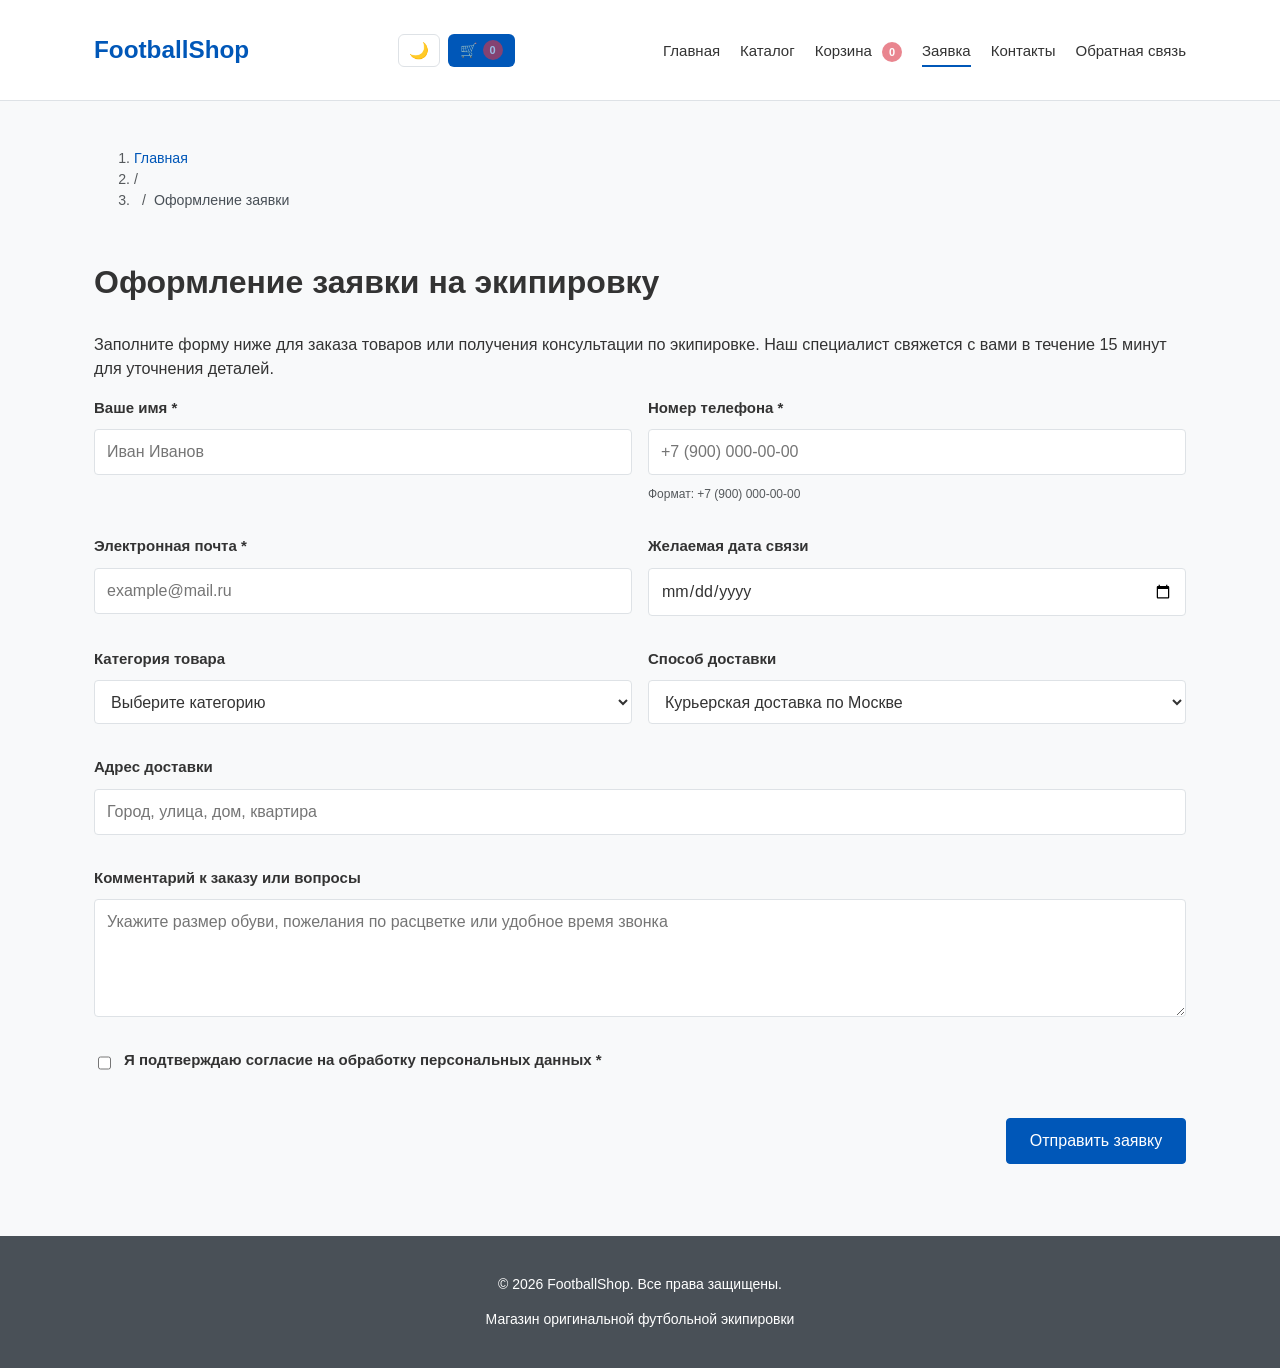
<file: order.html>
<!DOCTYPE html>
<html lang="ru">
<head>
    <meta charset="UTF-8">
    <meta name="viewport" content="width=device-width, initial-scale=1.0">
    <meta name="description" content="Страница оформления заявки футбольного магазина FootballShop.">
    <meta property="og:type" content="website">
    <meta property="og:title" content="Оформление заявки — FootballShop">
    <meta property="og:description" content="Оформите заявку на футбольную экипировку и инвентарь онлайн с удобной доставкой.">
    <meta property="og:image" content="images/responsive/ball-720.jpg">
    <title>Оформление заявки — Футбольный интернет-магазин</title>
    <link rel="stylesheet" href="css/style.css">
    <link rel="stylesheet" href="css/responsive.css">
    <script src="js/data.js" defer></script>
    <script src="js/modal.js" defer></script>
    <script src="js/validation.js" defer></script>
    <script src="js/cart.js" defer></script>
    <script src="js/catalog.js" defer></script>
    <script src="js/main.js" defer></script>
</head>
<body id="top">
<a class="skip-link" href="#main">Перейти к основному содержимому</a>

<header>
    <div class="site-header">
        <a class="site-logo" href="index.html">FootballShop</a>

        <div class="site-header__actions">
            <button class="theme-toggle" type="button" aria-label="Переключить тему оформления" title="Светлая/тёмная тема">
                <span class="theme-toggle__icon" aria-hidden="true">🌓</span>
            </button>

            <a class="header-cart-btn" href="cart.html" aria-label="Перейти в корзину">
                🛒 <span class="cart-badge">0</span>
            </a>

            <button class="menu-toggle" type="button" aria-expanded="false" aria-controls="primary-nav" aria-label="Открыть главное меню">
                <span class="menu-toggle__line" aria-hidden="true"></span>
                <span class="menu-toggle__line" aria-hidden="true"></span>
                <span class="menu-toggle__line" aria-hidden="true"></span>
            </button>
        </div>

        <nav class="site-nav" id="primary-nav" aria-label="Основная навигация">
            <ul class="site-nav__list">
                <li class="site-nav__item"><a class="site-nav__link" href="index.html">Главная</a></li>
                <li class="site-nav__item"><a class="site-nav__link" href="catalog.html">Каталог</a></li>
                <li class="site-nav__item"><a class="site-nav__link" href="cart.html">Корзина <span class="cart-badge">0</span></a></li>
                <li class="site-nav__item"><a class="site-nav__link" href="order.html" aria-current="page">Заявка</a></li>
                <li class="site-nav__item"><a class="site-nav__link" href="contacts.html">Контакты</a></li>
                <li class="site-nav__item"><a class="site-nav__link" href="feedback.html">Обратная связь</a></li>
            </ul>
        </nav>
    </div>
</header>

<main id="main">
    <nav class="breadcrumbs" aria-label="Хлебные крошки">
        <ol class="breadcrumbs__list">
            <li class="breadcrumbs__item"><a class="breadcrumbs__link" href="index.html">Главная</a></li>
            <li class="breadcrumbs__item" aria-hidden="true">/</li>
            <li class="breadcrumbs__item"><span class="breadcrumbs__current" aria-current="page">Оформление заявки</span></li>
        </ol>
    </nav>

    <section class="section" id="order-section">
        <h1 class="section__title">Оформление заявки на экипировку</h1>
        <p>
            Заполните форму ниже для заказа товаров или получения консультации по экипировке. 
            Наш специалист свяжется с вами в течение 15 минут для уточнения деталей.
        </p>

        <form class="order-form" id="page-order-form" action="#" method="post" novalidate>
            <div class="order-form__field">
                <label class="order-form__label" for="order-user-name">Ваше имя *</label>
                <input class="order-form__control"
                       id="order-user-name"
                       name="name"
                       type="text"
                       placeholder="Иван Иванов"
                       minlength="2"
                       autocomplete="name"
                       required>
            </div>

            <div class="order-form__field">
                <label class="order-form__label" for="order-user-phone">Номер телефона *</label>
                <input class="order-form__control"
                       id="order-user-phone"
                       name="phone"
                       type="tel"
                       inputmode="tel"
                       placeholder="+7 (900) 000-00-00"
                       autocomplete="tel"
                       required>
                <small class="order-form__hint">Формат: +7 (900) 000-00-00</small>
            </div>

            <div class="order-form__field">
                <label class="order-form__label" for="order-user-email">Электронная почта *</label>
                <input class="order-form__control"
                       id="order-user-email"
                       name="email"
                       type="email"
                       placeholder="example@mail.ru"
                       autocomplete="email"
                       required>
            </div>

            <div class="order-form__field">
                <label class="order-form__label" for="order-user-date">Желаемая дата связи</label>
                <input class="order-form__control"
                       id="order-user-date"
                       name="date"
                       type="date">
            </div>

            <div class="order-form__field">
                <label class="order-form__label" for="order-user-category">Категория товара</label>
                <select class="order-form__control" id="order-user-category" name="category" required>
                    <option value="">Выберите категорию</option>
                    <option value="balls">Футбольные мячи</option>
                    <option value="boots">Бутсы и обувь</option>
                    <option value="gloves">Вратарская экипировка</option>
                    <option value="apparel">Форма и гетры</option>
                    <option value="other">Другой инвентарь</option>
                </select>
            </div>

            <div class="order-form__field">
                <label class="order-form__label" for="order-user-delivery">Способ доставки</label>
                <select class="order-form__control" id="order-user-delivery" name="delivery" required>
                    <option value="courier">Курьерская доставка по Москве</option>
                    <option value="cdek">Транспортная компания (СДЭК / Boxberry)</option>
                    <option value="pickup">Самовывоз из магазина</option>
                </select>
            </div>

            <div class="order-form__field order-form__field--full">
                <label class="order-form__label" for="order-user-address">Адрес доставки</label>
                <input class="order-form__control"
                       id="order-user-address"
                       name="address"
                       type="text"
                       placeholder="Город, улица, дом, квартира">
            </div>

            <div class="order-form__field order-form__field--full">
                <label class="order-form__label" for="order-user-comment">Комментарий к заказу или вопросы</label>
                <textarea class="order-form__control"
                          id="order-user-comment"
                          name="comment"
                          rows="4"
                          placeholder="Укажите размер обуви, пожелания по расцветке или удобное время звонка"></textarea>
            </div>

            <div class="order-form__field order-form__field--full order-form__field--checkbox">
                <input class="order-form__control"
                       id="order-user-agreement"
                       name="agreement"
                       type="checkbox"
                       required>
                <label class="order-form__label" for="order-user-agreement">
                    Я подтверждаю согласие на обработку персональных данных *
                </label>
            </div>

            <div class="order-form__actions">
                <button class="button order-form__button" type="submit">Отправить заявку</button>
            </div>
        </form>

        <p class="success-message" id="success-message" hidden>
            Ваша заявка успешно отправлена! Мы свяжемся с вами в ближайшее время.
        </p>
    </section>
</main>

<footer>
    <p>&copy; 2026 FootballShop. Все права защищены.</p>
    <p>Магазин оригинальной футбольной экипировки</p>
</footer>

<a href="#top" class="scroll-top" aria-label="Вернуться в начало страницы">↑</a>
</body>
</html>
</file>
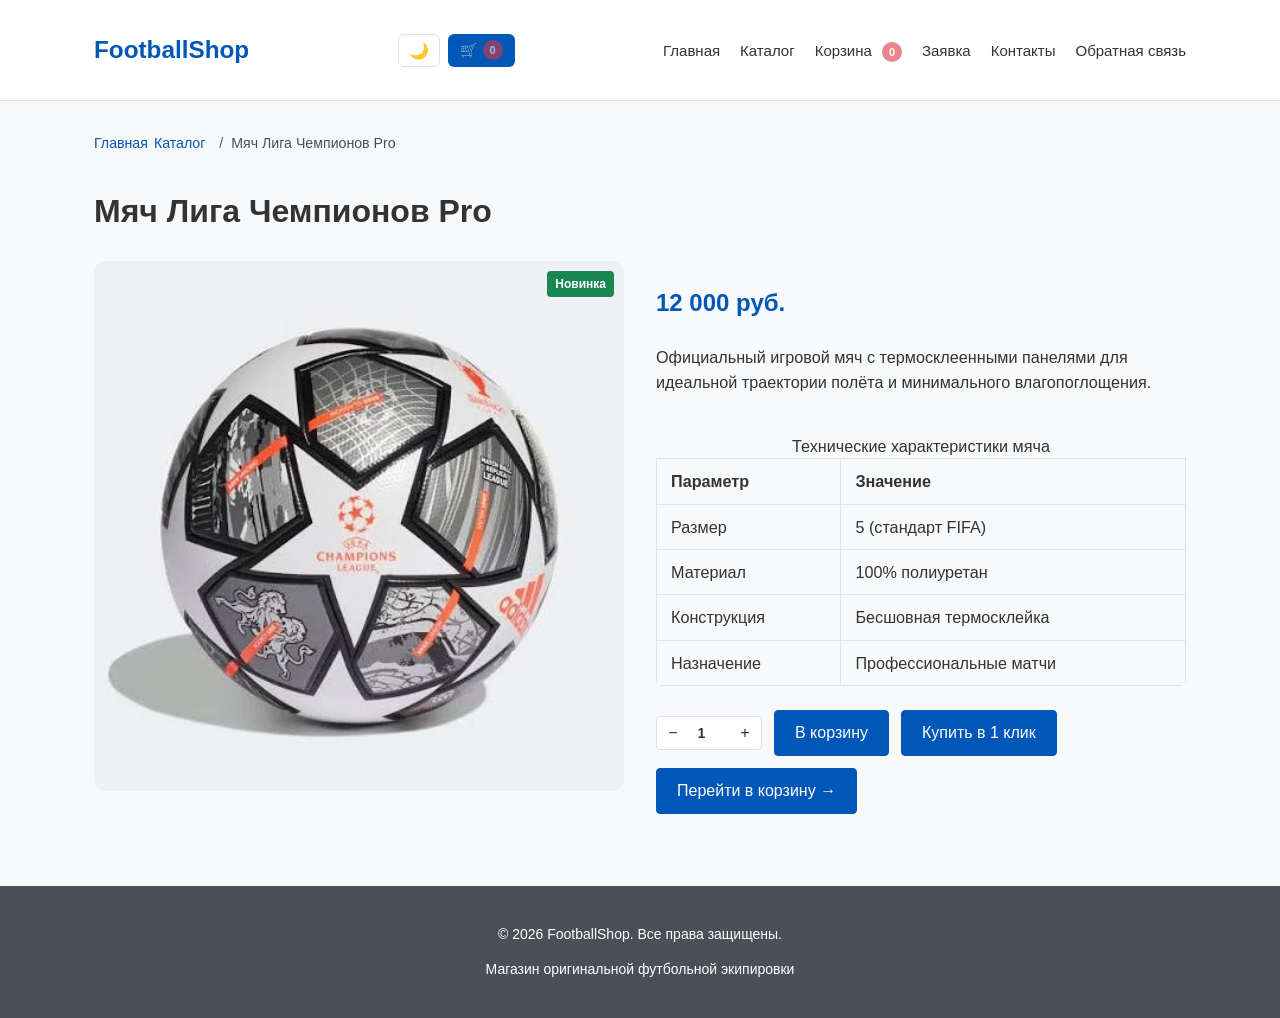
<file: product.html>
<!DOCTYPE html>
<html lang="ru">
<head>
    <meta charset="UTF-8">
    <meta name="viewport" content="width=device-width, initial-scale=1.0">
    <meta name="description" content="Официальный игровой мяч Лига Чемпионов в магазине FootballShop. Подробные характеристики и заказ.">
    <meta property="og:type" content="website">
    <meta property="og:title" content="Мяч Лига Чемпионов — FootballShop">
    <meta property="og:description" content="Купить официальный футбольный мяч Лига Чемпионов из полиуретана с доставкой.">
    <meta property="og:image" content="images/responsive/ball-720.jpg">

    <title>Мяч Лига Чемпионов — Карточка товара — FootballShop</title>
    <link rel="stylesheet" href="css/style.css">
    <link rel="stylesheet" href="css/responsive.css">
    <script src="js/data.js" defer></script>
    <script src="js/modal.js" defer></script>
    <script src="js/validation.js" defer></script>
    <script src="js/cart.js" defer></script>
    <script src="js/catalog.js" defer></script>
    <script src="js/main.js" defer></script>
</head>
<body id="top">
<a class="skip-link" href="#main">Перейти к основному содержимому</a>

<header>
    <div class="site-header">
        <a class="site-logo" href="index.html">FootballShop</a>

        <div class="site-header__actions">
            <button class="theme-toggle" type="button" aria-label="Переключить тему оформления" title="Светлая/тёмная тема">
                <span class="theme-toggle__icon" aria-hidden="true">🌓</span>
            </button>

            <a class="header-cart-btn" href="cart.html" aria-label="Перейти в корзину">
                🛒 <span class="cart-badge">0</span>
            </a>

            <button class="menu-toggle" type="button" aria-expanded="false" aria-controls="primary-nav" aria-label="Открыть главное меню">
                <span class="menu-toggle__line" aria-hidden="true"></span>
                <span class="menu-toggle__line" aria-hidden="true"></span>
                <span class="menu-toggle__line" aria-hidden="true"></span>
            </button>
        </div>

        <nav class="site-nav" id="primary-nav" aria-label="Основная навигация">
            <ul class="site-nav__list">
                <li class="site-nav__item"><a class="site-nav__link" href="index.html">Главная</a></li>
                <li class="site-nav__item"><a class="site-nav__link" href="catalog.html">Каталог</a></li>
                <li class="site-nav__item"><a class="site-nav__link" href="cart.html">Корзина <span class="cart-badge">0</span></a></li>
                <li class="site-nav__item"><a class="site-nav__link" href="order.html">Заявка</a></li>
                <li class="site-nav__item"><a class="site-nav__link" href="contacts.html">Контакты</a></li>
                <li class="site-nav__item"><a class="site-nav__link" href="feedback.html">Обратная связь</a></li>
            </ul>
        </nav>
    </div>
</header>

<main id="main">
    <nav class="breadcrumbs" aria-label="Хлебные крошки">
        <a class="breadcrumbs__link" href="index.html">Главная</a>
        <a class="breadcrumbs__link" href="catalog.html">Каталог</a>
        <span class="breadcrumbs__current">Мяч Лига Чемпионов</span>
    </nav>

    <section class="section product-details" id="product-detail-container">
        <h1 class="section__title" id="product-title">Мяч Лига Чемпионов Pro</h1>
        
        <div class="product-details__layout">
            <div id="product-image-container" style="position: relative;">
                <span class="product-card__badge product-card__badge--new">Новинка</span>
                <picture>
                    <source type="image/webp"
                            srcset="images/responsive/ball-360.webp 360w, images/responsive/ball-720.webp 720w"
                            sizes="(max-width: 767px) 100vw, 50vw">
                    <source type="image/jpeg"
                            srcset="images/responsive/ball-360.jpg 360w, images/responsive/ball-720.jpg 720w"
                            sizes="(max-width: 767px) 100vw, 50vw">
                    <img src="images/ball.jpg" 
                         alt="Официальный игровой футбольный мяч Лига Чемпионов" 
                         width="447" 
                         height="447" 
                         style="width: 100%; height: auto; border-radius: 12px;"
                         loading="lazy" 
                         decoding="async">
                </picture>
            </div>
            
            <div class="product-details__info">
                <p class="product-details__price" id="product-price">12 000 руб.</p>
                <p class="product-details__description" id="product-description">
                    Официальный мяч группового этапа Лиги Чемпионов. Создан для игр высшего уровня на натуральном и искусственном покрытии.
                    Бесшовная поверхность с термосклейкой обеспечивает предсказуемую траекторию, превосходный контакт и минимальное водопоглощение.
                </p>

                <div class="table-wrapper">
                    <table class="product-table">
                        <caption>Технические характеристики мяча</caption>
                        <thead>
                            <tr>
                                <th scope="col">Параметр</th>
                                <th scope="col">Значение</th>
                            </tr>
                        </thead>
                        <tbody id="product-specs-tbody">
                            <tr>
                                <td data-label="Параметр">Категория</td>
                                <td data-label="Значение">Футбольные мячи</td>
                            </tr>
                            <tr>
                                <td data-label="Параметр">Размер</td>
                                <td data-label="Значение">5 (официальный стандарт FIFA)</td>
                            </tr>
                            <tr>
                                <td data-label="Параметр">Материал покрышки</td>
                                <td data-label="Значение">100% высококачественный полиуретан</td>
                            </tr>
                            <tr>
                                <td data-label="Параметр">Конструкция панелей</td>
                                <td data-label="Значение">Термосклейка (термошвы)</td>
                            </tr>
                            <tr>
                                <td data-label="Параметр">Камера</td>
                                <td data-label="Значение">Бутиловая с надежным удержанием давления</td>
                            </tr>
                            <tr>
                                <td data-label="Параметр">Сертификация</td>
                                <td data-label="Значение">FIFA Quality Pro</td>
                            </tr>
                            <tr>
                                <td data-label="Параметр">Статус на складе</td>
                                <td data-label="Значение">В наличии (быстрая отправка)</td>
                            </tr>
                        </tbody>
                    </table>
                </div>

                <div class="product-details__actions" style="margin-top: 24px; display: flex; flex-wrap: wrap; gap: 12px; align-items: center;">
                    <div class="cart-quantity" role="group" aria-label="Количество товара">
                        <button class="cart-quantity__btn" type="button" onclick="const input = document.getElementById('product-quantity-input'); input.value = Math.max(1, parseInt(input.value||1) - 1);" aria-label="Уменьшить количество на 1">−</button>
                        <input class="cart-quantity__val" id="product-quantity-input" type="number" value="1" min="1" max="99" style="border:none; width: 40px; text-align: center; background: transparent; color: inherit;">
                        <button class="cart-quantity__btn" type="button" onclick="const input = document.getElementById('product-quantity-input'); input.value = Math.min(99, parseInt(input.value||1) + 1);" aria-label="Увеличить количество на 1">+</button>
                    </div>
                    <button class="button" type="button" id="product-add-cart-btn">
                        В корзину
                    </button>
                    <button class="button button--secondary" type="button" id="product-quick-order-btn" data-modal-target="order-dialog" data-product="Мяч Лига Чемпионов Pro">
                        Купить в 1 клик
                    </button>
                    <a class="button button--secondary" href="cart.html">
                        Перейти в корзину →
                    </a>
                </div>
            </div>
        </div>
    </section>
</main>

<footer>
    <p>&copy; 2026 FootballShop. Все права защищены.</p>
    <p>Магазин оригинальной футбольной экипировки</p>
</footer>

<dialog class="order-dialog" id="order-dialog" aria-labelledby="order-dialog-title">
    <h2 class="order-dialog__title" id="order-dialog-title">Быстрый заказ товара</h2>

    <form class="order-form" id="order-form" action="#" method="post" novalidate>
        <input id="selected-product" name="selected-product" type="hidden" value="Мяч Лига Чемпионов">

        <div class="order-form__field">
            <label class="order-form__label" for="dialog-product-name">Ваше имя *</label>
            <input class="order-form__control"
                   id="dialog-product-name"
                   name="name"
                   type="text"
                   placeholder="Введите ваше имя"
                   minlength="2"
                   autocomplete="name"
                   required>
        </div>

        <div class="order-form__field">
            <label class="order-form__label" for="dialog-product-email">E-mail адрес *</label>
            <input class="order-form__control"
                   id="dialog-product-email"
                   name="email"
                   type="email"
                   placeholder="example@mail.ru"
                   autocomplete="email"
                   required>
        </div>

        <div class="order-form__field">
            <label class="order-form__label" for="dialog-product-phone">Номер телефона *</label>
            <input class="order-form__control"
                   id="dialog-product-phone"
                   name="phone"
                   type="tel"
                   inputmode="tel"
                   placeholder="+7 (900) 000-00-00"
                   autocomplete="tel"
                   required>
            <small class="order-form__hint">Формат: +7 (900) 000-00-00</small>
        </div>

        <div class="order-form__field">
            <label class="order-form__label" for="dialog-product-date">Желаемая дата связи</label>
            <input class="order-form__control"
                   id="dialog-product-date"
                   name="date"
                   type="date">
        </div>

        <div class="order-form__field order-form__field--full">
            <label class="order-form__label" for="dialog-product-topic">Тема заявки *</label>
            <select class="order-form__control" id="dialog-product-topic" name="topic" required>
                <option value="product" selected>Заказ товара: Мяч Лига Чемпионов</option>
                <option value="consultation">Консультация по характеристикам</option>
                <option value="delivery">Уточнение условий доставки</option>
            </select>
        </div>

        <div class="order-form__field order-form__field--full">
            <label class="order-form__label" for="dialog-product-comment">Комментарий к заказу</label>
            <textarea class="order-form__control"
                      id="dialog-product-comment"
                      name="comment"
                      rows="3"
                      placeholder="Укажите количество или пожелания по доставке"></textarea>
        </div>

        <div class="order-form__field order-form__field--full order-form__field--checkbox">
            <input class="order-form__control"
                   id="dialog-product-agreement"
                   name="agreement"
                   type="checkbox"
                   required>
            <label class="order-form__label" for="dialog-product-agreement">
                Я согласен на обработку персональных данных *
            </label>
        </div>

        <div class="order-form__actions">
            <button class="button order-form__button" type="button" id="close-order-dialog">Закрыть</button>
            <button class="button order-form__button" type="submit">Отправить заявку</button>
        </div>
    </form>
</dialog>

<p class="success-message" id="success-message" hidden>
    Форма успешно отправлена!
</p>

<a href="#top" class="scroll-top" aria-label="Вернуться в начало страницы">↑</a>
</body>
</html>
</file>
<file: css/style.css>
:root {
    
    --color-bg: #f8f9fa;
    --color-text: #333333;
    --color-muted: #6c757d;
    --color-primary: #0d6efd; 
    --color-primary-dark: #0a58ca;
    --color-secondary: #495057;
    --color-border: #dee2e6;
    --color-surface: #ffffff;
    --color-danger: #dc3545;
    --color-success: #198754;
    --color-success-bg: #d1e7dd;
    --color-white: #ffffff;

    
    --space-xs: 4px;
    --space-sm: 8px;
    --space-md: 16px;
    --space-lg: 24px;
    --space-xl: 32px;
    --space-xxl: 48px;

    
    --radius-sm: 4px;
    --radius-md: 6px;
    --radius-lg: 8px;

    
    --shadow-sm: 0 1px 3px rgba(0,0,0,0.1);
    --shadow-md: 0 4px 6px rgba(0,0,0,0.1);

    
    --transition-fast: 0.2s ease-in-out;

    --container-width: 1140px;
}

* {
    box-sizing: border-box;
}

html {
    scroll-behavior: smooth;
}

body {
    margin: 0;
    font-family: Arial, Helvetica, sans-serif;
    line-height: 1.5;
    color: var(--color-text);
    background-color: var(--color-bg);
}

h1, h2, h3, h4, h5, h6 {
    font-weight: bold;
    color: var(--color-text);
    margin-top: 0;
}

h1 {
    font-size: 32px;
}

h2 {
    font-size: 26px;
    margin-bottom: var(--space-md);
    border-bottom: 2px solid var(--color-primary);
    display: inline-block;
    padding-bottom: var(--space-xs);
}

header {
    background-color: var(--color-surface);
    border-bottom: 1px solid var(--color-border);
    padding: var(--space-md) var(--space-lg);
}

main {
    padding: var(--space-lg) var(--space-lg);
}

footer {
    background-color: var(--color-secondary);
    color: var(--color-white);
    padding: var(--space-xl) var(--space-lg);
    text-align: center;
}

a {
    color: var(--color-primary);
    text-decoration: none;
}

a:hover {
    color: var(--color-primary-dark);
    text-decoration: underline;
}

.button {
    display: inline-flex;
    align-items: center;
    justify-content: center;
    padding: 10px 20px;
    font-size: 16px;
    font-family: inherit;
    line-height: 1.5;
    color: var(--color-white);
    background-color: var(--color-primary);
    text-decoration: none;
    border: 1px solid var(--color-primary);
    border-radius: var(--radius-sm);
    cursor: pointer;
    transition: background-color var(--transition-fast);
}

.button:hover {
    background-color: var(--color-primary-dark);
    border-color: var(--color-primary-dark);
    color: var(--color-white);
    text-decoration: none;
}

.button:disabled {
    opacity: 0.6;
    cursor: not-allowed;
}

.site-header {
    max-width: var(--container-width);
    margin: 0 auto;
    display: flex;
    align-items: center;
    justify-content: space-between;
    flex-wrap: wrap;
    gap: var(--space-md);
}

.site-logo {
    font-size: 24px;
    font-weight: bold;
    color: var(--color-primary);
    text-decoration: none;
}

.site-logo:hover {
    text-decoration: none;
}

.site-nav__list {
    display: flex;
    flex-wrap: wrap;
    align-items: center;
    gap: var(--space-md);
    padding: 0;
    margin: 0;
    list-style: none;
}

.site-nav__link {
    color: var(--color-text);
    font-weight: normal;
}

.site-nav__link:hover {
    color: var(--color-primary);
    text-decoration: none;
}

.hero {
    max-width: var(--container-width);
    margin: 0 auto var(--space-xl);
    padding: var(--space-xxl) var(--space-xl);
    background-color: var(--color-surface);
    border: 1px solid var(--color-border);
    border-radius: var(--radius-md);
    text-align: center;
}

.hero__title {
    color: var(--color-text);
    margin-bottom: var(--space-md);
    border: none;
}

.hero p {
    font-size: 18px;
    max-width: 600px;
    margin: 0 auto var(--space-xl);
    color: var(--color-muted);
}

.section {
    max-width: var(--container-width);
    margin: 0 auto var(--space-xxl);
}

.advantages-list {
    padding-left: 20px;
    font-size: 16px;
}

.advantages-list li {
    margin-bottom: var(--space-sm);
}

.products-grid {
    display: grid;
    grid-template-columns: repeat(3, minmax(280px, 1fr));
    gap: var(--space-lg);
}

.product-card {
    display: flex;
    flex-direction: column;
    position: relative;
    padding: var(--space-md);
    border: 1px solid var(--color-border);
    border-radius: var(--radius-md);
    background-color: var(--color-surface);
    transition: box-shadow var(--transition-fast), transform var(--transition-fast);
}

.product-card:hover {
    box-shadow: var(--shadow-md);
    transform: translateY(-4px);
}

.product-card img {
    width: 100%;
    height: 220px;
    object-fit: cover;
    border-radius: var(--radius-sm);
    margin-bottom: var(--space-md);
    background-color: var(--color-bg);
}

.product-card__badge {
    position: absolute;
    top: 10px;
    right: 10px;
    background-color: var(--color-danger);
    color: var(--color-white);
    padding: 4px 8px;
    border-radius: 4px;
    font-size: 12px;
    font-weight: bold;
}

.product-card__badge--new {
    background-color: var(--color-success);
}

.product-card__category {
    font-size: 14px;
    color: var(--color-muted);
    margin-bottom: var(--space-xs);
}

.product-card__title {
    font-size: 18px;
    margin-top: 0;
    margin-bottom: var(--space-xs);
    border: none;
}

.product-card__description {
    color: var(--color-text);
    font-size: 14px;
    flex-grow: 1;
    margin-bottom: var(--space-md);
}

.product-card__price {
    font-size: 20px;
    font-weight: bold;
    color: var(--color-primary);
    margin: 0 0 var(--space-md);
}

.product-card-img {
    width: 100%;
    height: auto;
    border-radius: 8px;
}

.product-card > .button {
    width: 100%;
    margin-top: auto;
}

.product-card__button {
    margin-top: 20px;
}

.reviews-grid {
    display: grid;
    grid-template-columns: repeat(auto-fit, minmax(280px, 1fr));
    gap: var(--space-lg);
}

.review-card {
    padding: var(--space-md);
    border: 1px solid var(--color-border);
    border-radius: var(--radius-md);
    background-color: var(--color-surface);
}

.review-card__author {
    font-weight: bold;
    margin-bottom: var(--space-xs);
}

.review-card__text {
    font-style: italic;
    color: var(--color-muted);
}

.faq {
    display: grid;
    gap: var(--space-md);
}

.faq__item {
    border: 1px solid var(--color-border);
    border-radius: var(--radius-md);
    padding: var(--space-md);
    background-color: var(--color-surface);
}

.faq__question {
    margin: 0 0 var(--space-sm) 0;
    font-size: 18px;
    border: none;
}

.faq__answer {
    margin: 0;
    color: var(--color-text);
}

.aside-info {
    max-width: var(--container-width);
    margin: 0 auto var(--space-xxl);
    padding: var(--space-md);
    border-left: 4px solid var(--color-primary);
    background-color: #e9ecef;
}

.aside-info__title {
    margin-top: 0;
    font-size: 20px;
    border: none;
}

.order-dialog {
    width: 500px;
    max-width: 90vw;
    padding: var(--space-lg);
    border: 1px solid var(--color-border);
    border-radius: var(--radius-md);
    box-shadow: var(--shadow-md);
    background-color: var(--color-surface);
    opacity: 0;
    transform: scale(0.95);
    transition: opacity 0.3s ease, transform 0.3s ease;
}

.order-dialog[open] {
    opacity: 1;
    transform: scale(1);
}

.order-dialog::backdrop {
    background-color: rgba(0, 0, 0, 0.5);
}

.order-dialog__title {
    margin: 0 0 var(--space-md) 0;
    font-size: 22px;
    border: none;
}

.order-form__field {
    margin-bottom: var(--space-md);
}

.order-form__label {
    display: block;
    margin-bottom: var(--space-xs);
    font-weight: bold;
}

.order-form__control {
    width: 100%;
    padding: 8px 12px;
    border: 1px solid var(--color-border);
    border-radius: var(--radius-sm);
    font: inherit;
    background-color: var(--color-surface);
}

.order-form__control:focus {
    outline: none;
    border-color: var(--color-primary);
    box-shadow: 0 0 0 2px rgba(13, 110, 253, 0.25);
}

.order-form__hint {
    display: block;
    margin-top: var(--space-xs);
    color: var(--color-muted);
    font-size: 12px;
}

.order-form__field--checkbox {
    display: flex;
    align-items: center;
    gap: var(--space-sm);
}

.order-form__field--checkbox input[type="checkbox"] {
    width: auto;
}

.order-form__field [aria-invalid="true"] {
    border-color: var(--color-danger);
}

.order-form__actions {
    display: flex;
    justify-content: flex-end;
    gap: var(--space-md);
    margin-top: var(--space-lg);
}

.success-message {
    max-width: var(--container-width);
    margin: var(--space-lg) auto;
    padding: var(--space-md);
    border-radius: var(--radius-sm);
    background-color: var(--color-success-bg);
    color: var(--color-success);
    border: 1px solid #badbcc;
}

.breadcrumbs {
    max-width: var(--container-width);
    margin: 0 auto var(--space-md);
    font-size: 14px;
    color: var(--color-muted);
}

.breadcrumbs__link {
    color: var(--color-primary);
}

.breadcrumbs__current::before {
    content: "/";
    margin: 0 8px;
    color: var(--color-muted);
}

.scroll-top {
    position: fixed;
    bottom: 20px;
    right: 20px;
    background-color: var(--color-secondary);
    color: #fff;
    width: 40px;
    height: 40px;
    border-radius: 4px;
    display: flex;
    align-items: center;
    justify-content: center;
    font-size: 20px;
    text-decoration: none;
    opacity: 0;
    pointer-events: none;
    transition: opacity var(--transition-fast);
}

.scroll-top.is-visible {
    opacity: 0.8;
    pointer-events: auto;
}

.scroll-top:hover {
    opacity: 1;
    text-decoration: none;
}

.catalog-layout {
    max-width: var(--container-width);
    margin: 0 auto var(--space-xxl);
    display: grid;
    grid-template-columns: 250px 1fr;
    grid-template-areas: "filters products";
    gap: var(--space-xl);
}

.catalog-filters {
    grid-area: filters;
    padding: var(--space-md);
    border: 1px solid var(--color-border);
    border-radius: var(--radius-md);
    background-color: var(--color-surface);
    align-self: start;
    position: sticky;
    top: 20px;
}

.filters-form fieldset {
    margin: 0 0 var(--space-md);
    padding: 0 0 var(--space-md);
    border: none;
    border-bottom: 1px solid var(--color-border);
}

.filters-form legend {
    font-weight: bold;
    margin-bottom: var(--space-sm);
}

.product-details__layout {
    display: grid;
    grid-template-columns: 1fr;
    gap: var(--space-xl);
}

@media (min-width: 768px) {
    .product-details__layout {
        grid-template-columns: 1fr 1fr;
    }
}

.product-details__image-placeholder {
    background-color: var(--color-bg);
    border: 1px solid var(--color-border);
    border-radius: var(--radius-md);
    min-height: 300px;
    display: flex;
    align-items: center;
    justify-content: center;
}

.product-details__image-placeholder img {
    width: 100%;
    height: 100%;
    object-fit: cover;
}

.product-details__price {
    font-size: 24px;
    font-weight: bold;
    color: var(--color-primary);
}

.product-table {
    width: 100%;
    border-collapse: collapse;
    margin-top: var(--space-lg);
    border: 1px solid var(--color-border);
}

.product-table th, .product-table td {
    padding: 8px 12px;
    border: 1px solid var(--color-border);
    text-align: left;
}

.product-table th {
    background-color: var(--color-bg);
    font-weight: bold;
}

@media (max-width: 768px) {
    .catalog-layout {
        grid-template-columns: 1fr;
        grid-template-areas: "filters" "products";
    }
}

.catalog-filters h2 {
    margin-top: 0;
    margin-bottom: var(--space-md);
    font-size: 22px;
    border-bottom: 2px solid var(--color-primary);
    display: inline-block;
    padding-bottom: var(--space-xs);
}

.filters-form__group {
    margin: 0 0 var(--space-lg);
    padding: 0;
    border: none;
}

.filters-form__legend {
    font-weight: 600;
    font-size: 16px;
    margin-bottom: var(--space-sm);
    color: var(--color-text);
}

.filters-form__checkbox-label {
    display: flex;
    align-items: center;
    gap: var(--space-sm);
    margin-bottom: var(--space-xs);
    cursor: pointer;
    font-size: 15px;
    transition: color var(--transition-fast);
}

.filters-form__checkbox-label:hover {
    color: var(--color-primary);
}

.filters-form__checkbox {
    width: 18px;
    height: 18px;
    cursor: pointer;
    accent-color: var(--color-primary);
    margin: 0;
}

.filters-form__price-row {
    display: flex;
    align-items: center;
    gap: var(--space-sm);
}

.filters-form__price-field {
    display: flex;
    flex-direction: column;
    gap: 4px;
    flex: 1;
}

.filters-form__price-label {
    font-size: 12px;
    color: var(--color-muted);
}

.filters-form__control {
    width: 100%;
    padding: 8px 10px;
    border: 1px solid var(--color-border);
    border-radius: var(--radius-sm);
    font: inherit;
    font-size: 14px;
    background-color: var(--color-surface);
    transition: border-color var(--transition-fast), box-shadow var(--transition-fast);
}

.filters-form__control:focus {
    outline: none;
    border-color: var(--color-primary);
    box-shadow: 0 0 0 3px rgba(13, 110, 253, 0.15);
}

.filters-form__price-divider {
    color: var(--color-muted);
    font-weight: bold;
    margin-top: 20px; 
}

.filters-form__submit {
    margin-top: var(--space-md);
    background-color: var(--color-primary);
    font-weight: 600;
    letter-spacing: 0.5px;
}

[data-theme="dark"] {
    --color-bg: #121316;
    --color-text: #e2e8f0;
    --color-muted: #94a3b8;
    --color-primary: #3b82f6;
    --color-primary-dark: #2563eb;
    --color-secondary: #64748b;
    --color-border: #2d3748;
    --color-surface: #1e222b;
    --color-success: #22c55e;
    --color-success-bg: #143522;
    --color-danger: #ef4444;
    --color-white: #ffffff;
    --shadow-sm: 0 1px 3px rgba(0, 0, 0, 0.4);
    --shadow-md: 0 4px 6px rgba(0, 0, 0, 0.5);
}

[data-theme="dark"] body {
    background-color: var(--color-bg);
    color: var(--color-text);
}

[data-theme="dark"] .product-card,
[data-theme="dark"] .review-card,
[data-theme="dark"] .aside-info,
[data-theme="dark"] .product-details,
[data-theme="dark"] .order-dialog,
[data-theme="dark"] .cart-summary-box,
[data-theme="dark"] .cart-empty,
[data-theme="dark"] .cart-table,
[data-theme="dark"] .product-table,
[data-theme="dark"] .product-table th,
[data-theme="dark"] .product-table td,
[data-theme="dark"] .faq__item,
[data-theme="dark"] .catalog-filters {
    background-color: var(--color-surface);
    border-color: var(--color-border);
    color: var(--color-text);
}

[data-theme="dark"] .order-form__control,
[data-theme="dark"] .filters-form__control,
[data-theme="dark"] .search-bar__input,
[data-theme="dark"] .catalog-sort__select,
[data-theme="dark"] .promo-input {
    background-color: #161920;
    color: var(--color-text);
    border-color: var(--color-border);
}

[data-theme="dark"] .order-form__control:focus,
[data-theme="dark"] .search-bar__input:focus,
[data-theme="dark"] .catalog-sort__select:focus {
    background-color: #1c202a;
    border-color: var(--color-primary);
}

[data-theme="dark"] .hero {
    background: linear-gradient(135deg, #182234, #121620);
    border-color: var(--color-border);
}

[data-theme="dark"] footer {
    background-color: #0b0c0e;
    border-color: var(--color-border);
}

.site-header__actions {
    display: flex;
    align-items: center;
    gap: var(--space-sm);
}

.theme-toggle {
    background: transparent;
    border: 1px solid var(--color-border);
    border-radius: var(--radius-md);
    padding: 6px 10px;
    font-size: 16px;
    cursor: pointer;
    color: var(--color-text);
    display: inline-flex;
    align-items: center;
    justify-content: center;
    transition: background-color var(--transition-fast), border-color var(--transition-fast), transform var(--transition-fast);
}

.theme-toggle:hover {
    background-color: rgba(0, 0, 0, 0.05);
    transform: scale(1.05);
}

[data-theme="dark"] .theme-toggle:hover {
    background-color: rgba(255, 255, 255, 0.1);
}

.header-cart-btn {
    position: relative;
    display: inline-flex;
    align-items: center;
    text-decoration: none;
    padding: 6px 12px;
    border-radius: var(--radius-md);
    background-color: var(--color-primary);
    color: #ffffff;
    font-size: 14px;
    font-weight: bold;
    transition: background-color var(--transition-fast), transform var(--transition-fast);
}

.header-cart-btn:hover {
    background-color: var(--color-primary-dark);
    transform: translateY(-1px);
    color: #ffffff;
}

.cart-badge,
.wishlist-badge {
    display: inline-flex;
    align-items: center;
    justify-content: center;
    min-width: 20px;
    height: 20px;
    padding: 0 6px;
    font-size: 11px;
    font-weight: 700;
    line-height: 1;
    color: #ffffff;
    background-color: var(--color-danger);
    border-radius: 10px;
    margin-left: 6px;
    vertical-align: middle;
}

.cart-badge--empty {
    opacity: 0.6;
}

.toast-container {
    position: fixed;
    top: 20px;
    right: 20px;
    z-index: 10000;
    display: flex;
    flex-direction: column;
    gap: 10px;
    max-width: 360px;
    width: calc(100% - 40px);
    pointer-events: none;
}

.toast {
    position: relative;
    display: flex;
    align-items: flex-start;
    gap: 12px;
    padding: 12px 16px;
    background-color: var(--color-surface);
    color: var(--color-text);
    border-radius: var(--radius-md);
    box-shadow: 0 8px 24px rgba(0, 0, 0, 0.18);
    border-left: 4px solid var(--color-primary);
    pointer-events: auto;
    animation: toastSlideIn 0.3s ease-out forwards;
    transition: opacity 0.25s ease, transform 0.25s ease;
}

.toast--success {
    border-left-color: var(--color-success);
}

.toast--error {
    border-left-color: var(--color-danger);
}

.toast--info {
    border-left-color: var(--color-primary);
}

.toast__icon {
    font-size: 18px;
    line-height: 1.2;
    flex-shrink: 0;
}

.toast__content {
    flex: 1;
    font-size: 14px;
    line-height: 1.4;
}

.toast__close {
    background: transparent;
    border: none;
    color: var(--color-muted);
    font-size: 18px;
    cursor: pointer;
    padding: 0;
    line-height: 1;
    margin-left: 4px;
}

.toast__close:hover {
    color: var(--color-text);
}

@keyframes toastSlideIn {
    from {
        opacity: 0;
        transform: translateX(50px);
    }
    to {
        opacity: 1;
        transform: translateX(0);
    }
}

.cart-page-layout {
    display: grid;
    grid-template-columns: 1fr;
    gap: var(--space-xl);
    margin-top: var(--space-lg);
}

@media (min-width: 900px) {
    .cart-page-layout {
        grid-template-columns: 2fr 1fr;
        align-items: start;
    }
}

.cart-items-container {
    background-color: var(--color-surface);
    border: 1px solid var(--color-border);
    border-radius: var(--radius-lg);
    padding: var(--space-md);
    box-shadow: var(--shadow-sm);
}

.cart-table {
    width: 100%;
    border-collapse: collapse;
}

.cart-table th {
    text-align: left;
    padding: 12px;
    font-size: 14px;
    border-bottom: 2px solid var(--color-border);
    color: var(--color-muted);
}

.cart-table td {
    padding: 14px 12px;
    border-bottom: 1px solid var(--color-border);
    vertical-align: middle;
}

.cart-item__product {
    display: flex;
    align-items: center;
    gap: 12px;
}

.cart-item__thumb {
    width: 64px;
    height: 64px;
    object-fit: cover;
    border-radius: var(--radius-sm);
    border: 1px solid var(--color-border);
    background-color: var(--color-bg);
}

.cart-item__name {
    font-weight: 600;
    font-size: 15px;
    margin-bottom: 4px;
    color: var(--color-text);
    text-decoration: none;
}

.cart-item__name:hover {
    color: var(--color-primary);
}

.cart-item__category {
    font-size: 12px;
    color: var(--color-muted);
}

.cart-item__price {
    font-weight: 600;
    white-space: nowrap;
}

.cart-quantity {
    display: inline-flex;
    align-items: center;
    border: 1px solid var(--color-border);
    border-radius: var(--radius-sm);
    overflow: hidden;
    background-color: var(--color-surface);
}

.cart-quantity__btn {
    background: transparent;
    border: none;
    width: 32px;
    height: 32px;
    font-size: 16px;
    cursor: pointer;
    display: inline-flex;
    align-items: center;
    justify-content: center;
    color: var(--color-text);
    transition: background-color var(--transition-fast);
}

.cart-quantity__btn:hover:not(:disabled) {
    background-color: var(--color-bg);
}

.cart-quantity__btn:disabled {
    opacity: 0.3;
    cursor: not-allowed;
}

.cart-quantity__val {
    width: 36px;
    text-align: center;
    font-size: 14px;
    font-weight: 600;
}

.cart-item__subtotal {
    font-weight: 700;
    color: var(--color-primary);
    white-space: nowrap;
}

.cart-item__remove-btn {
    background: transparent;
    border: none;
    color: var(--color-danger);
    font-size: 18px;
    cursor: pointer;
    padding: 6px;
    border-radius: var(--radius-sm);
    transition: background-color var(--transition-fast);
}

.cart-item__remove-btn:hover {
    background-color: rgba(220, 53, 69, 0.1);
}

.cart-summary-box {
    background-color: var(--color-surface);
    border: 1px solid var(--color-border);
    border-radius: var(--radius-lg);
    padding: var(--space-lg);
    box-shadow: var(--shadow-sm);
    position: sticky;
    top: 20px;
}

.cart-summary__title {
    font-size: 20px;
    margin-bottom: var(--space-md);
    padding-bottom: var(--space-sm);
    border-bottom: 1px solid var(--color-border);
}

.cart-summary__row {
    display: flex;
    justify-content: space-between;
    margin-bottom: 10px;
    font-size: 15px;
    color: var(--color-muted);
}

.cart-summary__row--total {
    font-size: 20px;
    font-weight: 700;
    color: var(--color-text);
    padding-top: var(--space-sm);
    border-top: 1px dashed var(--color-border);
    margin-top: var(--space-md);
}

.cart-summary__total-price {
    color: var(--color-primary);
}

.cart-promo-form {
    display: flex;
    gap: 8px;
    margin: var(--space-md) 0;
}

.promo-input {
    flex: 1;
    padding: 8px 12px;
    border: 1px solid var(--color-border);
    border-radius: var(--radius-sm);
    font: inherit;
    font-size: 14px;
}

.cart-summary__actions {
    display: flex;
    flex-direction: column;
    gap: 10px;
    margin-top: var(--space-md);
}

.cart-actions-bar {
    display: flex;
    justify-content: space-between;
    align-items: center;
    margin-top: var(--space-md);
    padding-top: var(--space-md);
    border-top: 1px solid var(--color-border);
}

.cart-empty {
    text-align: center;
    padding: var(--space-xxl) var(--space-lg);
    background-color: var(--color-surface);
    border: 1px solid var(--color-border);
    border-radius: var(--radius-lg);
}

.cart-empty__icon {
    font-size: 64px;
    margin-bottom: var(--space-md);
    opacity: 0.6;
}

.cart-empty__title {
    font-size: 24px;
    margin-bottom: var(--space-sm);
}

.cart-empty__text {
    color: var(--color-muted);
    margin-bottom: var(--space-lg);
}

.catalog-toolbar {
    display: flex;
    flex-wrap: wrap;
    align-items: center;
    justify-content: space-between;
    gap: var(--space-md);
    margin-bottom: var(--space-md);
    padding: var(--space-md);
    background-color: var(--color-surface);
    border: 1px solid var(--color-border);
    border-radius: var(--radius-md);
}

.catalog-controls__count {
    margin: 0 0 var(--space-md);
    font-size: 14px;
    font-weight: 500;
    color: var(--color-muted);
}

.product-card--unavailable {
    opacity: 0.85;
}

.product-card__status {
    font-size: 13px;
    font-weight: 600;
    margin: 0 0 var(--space-xs);
}

.product-card__status--available {
    color: #16a34a;
}

.product-card__status--unavailable {
    color: #dc2626;
}

.search-bar {
    position: relative;
    flex: 1;
    min-width: 240px;
}

.search-bar__input {
    width: 100%;
    padding: 10px 38px 10px 14px;
    border: 1px solid var(--color-border);
    border-radius: var(--radius-sm);
    font: inherit;
    font-size: 14px;
    background-color: var(--color-surface);
    color: var(--color-text);
}

.search-bar__clear {
    position: absolute;
    right: 10px;
    top: 50%;
    transform: translateY(-50%);
    background: transparent;
    border: none;
    color: var(--color-muted);
    font-size: 16px;
    cursor: pointer;
    display: none;
}

.search-bar__clear.is-visible {
    display: block;
}

.catalog-sort {
    display: flex;
    align-items: center;
    gap: 8px;
    white-space: nowrap;
}

.catalog-sort__label {
    font-size: 14px;
    color: var(--color-muted);
}

.catalog-sort__select {
    padding: 8px 12px;
    border: 1px solid var(--color-border);
    border-radius: var(--radius-sm);
    font: inherit;
    font-size: 14px;
    background-color: var(--color-surface);
    color: var(--color-text);
    cursor: pointer;
}

.product-card__actions {
    display: grid;
    grid-template-columns: 1fr 42px;
    gap: 8px;
    margin-top: auto;
    width: 100%;
}

.product-card__actions .button:not(.button--secondary) {
    grid-column: 1;
    grid-row: 1;
    min-height: 42px;
    padding: 8px 12px;
    font-size: 14px;
    font-weight: 600;
    white-space: nowrap;
    width: 100%;
    margin: 0;
}

.product-card__actions .button--favorite {
    grid-column: 2;
    grid-row: 1;
    width: 42px;
    height: 42px;
    min-height: 42px;
    padding: 0;
    display: inline-flex;
    align-items: center;
    justify-content: center;
    font-size: 20px;
    background: transparent;
    border: 1px solid var(--color-border);
    color: var(--color-muted);
    border-radius: var(--radius-sm);
    cursor: pointer;
    margin: 0;
    transition: all var(--transition-fast);
}

.product-card__actions .button--favorite:hover {
    color: var(--color-danger);
    border-color: var(--color-danger);
    transform: scale(1.05);
}

.product-card__actions .button--favorite.is-active {
    color: var(--color-danger);
    background-color: rgba(220, 53, 69, 0.1);
    border-color: var(--color-danger);
}

.product-card__actions .button--secondary {
    grid-column: 1 / -1;
    grid-row: 2;
    min-height: 38px;
    padding: 8px 12px;
    font-size: 14px;
    font-weight: 500;
    white-space: nowrap;
    width: 100%;
    background-color: transparent;
    color: var(--color-primary);
    border: 1.5px solid var(--color-primary);
    border-radius: var(--radius-sm);
    margin: 0;
    transition: all var(--transition-fast);
}

.product-card__actions .button--secondary:hover {
    background-color: var(--color-primary);
    color: var(--color-white);
}

[data-theme="dark"] .product-card__actions .button--secondary {
    color: #60a5fa;
    border-color: #60a5fa;
}

[data-theme="dark"] .product-card__actions .button--secondary:hover {
    background-color: #2563eb;
    color: #ffffff;
    border-color: #2563eb;
}

.pagination {
    display: flex;
    justify-content: center;
    align-items: center;
    gap: 6px;
    margin-top: var(--space-xl);
    padding: var(--space-md) 0;
}

.pagination__btn {
    min-width: 38px;
    height: 38px;
    padding: 0 10px;
    border: 1px solid var(--color-border);
    background-color: var(--color-surface);
    color: var(--color-text);
    border-radius: var(--radius-sm);
    font-size: 14px;
    font-weight: 600;
    cursor: pointer;
    display: inline-flex;
    align-items: center;
    justify-content: center;
    transition: all var(--transition-fast);
}

.pagination__btn:hover:not(:disabled) {
    background-color: var(--color-bg);
    border-color: var(--color-primary);
    color: var(--color-primary);
}

.pagination__btn--active {
    background-color: var(--color-primary) !important;
    border-color: var(--color-primary) !important;
    color: #ffffff !important;
}

.pagination__btn:disabled {
    opacity: 0.4;
    cursor: not-allowed;
}

.order-form__field {
    position: relative;
}

.order-form__control.is-invalid {
    border-color: var(--color-danger) !important;
    background-color: rgba(220, 53, 69, 0.04);
}

.order-form__control.is-valid {
    border-color: var(--color-success) !important;
}

.field-error {
    display: flex;
    align-items: center;
    gap: 6px;
    color: var(--color-danger);
    font-size: 12px;
    margin-top: 4px;
    font-weight: 500;
    animation: fadeIn 0.2s ease-in;
}

@keyframes fadeIn {
    from { opacity: 0; transform: translateY(-4px); }
    to { opacity: 1; transform: translateY(0); }
}

.button--loading {
    position: relative;
    color: transparent !important;
    pointer-events: none;
}

.button--loading::after {
    content: "";
    position: absolute;
    width: 18px;
    height: 18px;
    top: 50%;
    left: 50%;
    margin-top: -9px;
    margin-left: -9px;
    border: 2px solid #ffffff;
    border-top-color: transparent;
    border-radius: 50%;
    animation: spin 0.7s linear infinite;
}

@keyframes spin {
    to { transform: rotate(360deg); }
}

.order-success-card {
    background-color: var(--color-success-bg);
    border: 1px solid var(--color-success);
    border-radius: var(--radius-lg);
    padding: var(--space-xl);
    text-align: center;
    margin-top: var(--space-lg);
}

.order-success-card__icon {
    font-size: 48px;
    color: var(--color-success);
    margin-bottom: var(--space-sm);
}

.order-success-card__number {
    font-size: 20px;
    font-weight: 700;
    color: var(--color-primary-dark);
    margin: var(--space-sm) 0;
}
</file>
<file: css/responsive.css>
:root {
  --color-primary: #0057b8;
  --color-primary-dark: #00428d;
  --color-muted: #55595c;
}

*,
*::before,
*::after {
  box-sizing: border-box;
}

html {
  font-size: 15px; 
  -webkit-text-size-adjust: 100%;
}

body {
  overflow-x: hidden;
  width: 100%;
}

img,
video,
picture {
  max-width: 100%;
  height: auto;
  display: block;
}

.skip-link {
  position: absolute;
  top: -200px;
  left: 16px;
  z-index: 10000;
  padding: 12px 18px;
  background-color: #111111;
  color: #ffffff;
  font-weight: bold;
  text-decoration: none;
  border-radius: 6px;
  box-shadow: 0 4px 12px rgba(0, 0, 0, 0.3);
  transition: top 0.2s ease-in-out;
}

.skip-link:focus,
.skip-link:focus-visible {
  top: 16px;
  outline: 3px solid #ffcc00;
  outline-offset: 2px;
}

:focus-visible {
  outline: 3px solid var(--color-primary, #0057b8);
  outline-offset: 3px;
}

.breadcrumbs__current {
  color: #495057;
  font-weight: 500;
}

.site-header {
  position: relative;
  display: flex;
  align-items: center;
  justify-content: space-between;
  padding: 12px 16px;
  width: 100%;
  max-width: 100%;
}

.site-logo {
  font-size: 1.25rem;
  font-weight: 700;
  z-index: 101;
}

.menu-toggle {
  display: flex;
  flex-direction: column;
  justify-content: center;
  align-items: center;
  gap: 5px;
  width: 44px;
  height: 44px;
  padding: 8px;
  background: transparent;
  border: 1px solid var(--color-border, #dee2e6);
  border-radius: var(--radius-md, 6px);
  cursor: pointer;
  z-index: 101;
  transition: background-color var(--transition-fast, 0.2s ease);
}

.menu-toggle:hover {
  background-color: var(--color-bg, #f8f9fa);
}

.menu-toggle__line {
  display: block;
  width: 22px;
  height: 2px;
  background-color: var(--color-text, #333333);
  border-radius: 2px;
  transition: transform 0.25s ease, opacity 0.25s ease;
}

.menu-toggle[aria-expanded="true"] .menu-toggle__line:nth-child(1) {
  transform: translateY(7px) rotate(45deg);
}

.menu-toggle[aria-expanded="true"] .menu-toggle__line:nth-child(2) {
  opacity: 0;
}

.menu-toggle[aria-expanded="true"] .menu-toggle__line:nth-child(3) {
  transform: translateY(-7px) rotate(-45deg);
}

@media (max-width: 767.98px) {
  .site-nav {
    position: absolute;
    top: 100%;
    left: 0;
    right: 0;
    background-color: var(--color-surface, #ffffff);
    border-bottom: 2px solid var(--color-border, #dee2e6);
    box-shadow: 0 10px 20px rgba(0, 0, 0, 0.1);
    max-height: 0;
    overflow: hidden;
    opacity: 0;
    visibility: hidden;
    transition: max-height 0.35s ease, opacity 0.25s ease, visibility 0.25s ease;
    z-index: 100;
  }

  .site-nav.is-open {
    max-height: 500px;
    opacity: 1;
    visibility: visible;
  }

  .site-nav__list {
    flex-direction: column;
    align-items: stretch;
    gap: 0;
    padding: 12px 16px 20px;
    margin: 0;
  }

  .site-nav__item {
    border-bottom: 1px solid var(--color-border, #dee2e6);
  }

  .site-nav__item:last-child {
    border-bottom: none;
  }

  .site-nav__link {
    display: flex;
    align-items: center;
    min-height: 44px;
    padding: 10px 8px;
    font-size: 16px;
    font-weight: 500;
  }

  .site-nav__link[aria-current="page"] {
    color: var(--color-primary, #0057b8);
    font-weight: 700;
    background-color: rgba(13, 110, 253, 0.05);
    border-radius: var(--radius-sm, 4px);
    padding-left: 12px;
  }
}

main {
  padding: 16px;
  max-width: 100%;
}

.hero {
  position: relative;
  padding: 40px 16px;
  text-align: center;
  border-radius: var(--radius-md, 8px);
  margin-bottom: 28px;
  background-color: #0f172a;
  background-image: linear-gradient(rgba(15, 23, 42, 0.72), rgba(15, 23, 42, 0.78)), url('../images/responsive/hero_pic.webp');
  background-size: cover;
  background-position: center;
  background-repeat: no-repeat;
  overflow: hidden;
  border: 1px solid rgba(255, 255, 255, 0.1);
}

.hero__title {
  font-size: 1.5rem;
  line-height: 1.25;
  margin-bottom: 12px;
  color: #ffffff;
  text-shadow: 0 2px 4px rgba(0, 0, 0, 0.6);
}

.hero p {
  font-size: 1rem;
  margin-bottom: 24px;
  color: #f1f5f9;
  text-shadow: 0 1px 3px rgba(0, 0, 0, 0.6);
}

.hero .button {
  width: 100%;
  max-width: 280px;
  margin: 0 auto;
  box-shadow: 0 4px 12px rgba(0, 0, 0, 0.3);
}

.products-grid {
  display: grid;
  grid-template-columns: 1fr;
  gap: 16px;
  width: 100%;
}

.product-card {
  width: 100%;
  padding: 14px;
}

.product-card img,
.product-card picture {
  width: 100%;
  height: 220px;
  object-fit: cover;
  border-radius: var(--radius-sm, 4px);
  margin-bottom: 12px;
}

.breadcrumbs {
  display: flex;
  flex-wrap: wrap;
  gap: 6px;
  font-size: 0.875rem;
  padding: 8px 0 16px;
}

.catalog-layout {
  display: flex;
  flex-direction: column;
  gap: 20px;
  width: 100%;
}

.catalog-filters {
  width: 100%;
  position: static;
  padding: 16px;
}

.catalog-filters__details {
  border: none;
}

.catalog-filters__summary {
  display: flex;
  align-items: center;
  justify-content: space-between;
  font-size: 18px;
  font-weight: 700;
  cursor: pointer;
  padding: 8px 0;
  user-select: none;
  list-style: none;
}

.catalog-filters__summary::-webkit-details-marker {
  display: none;
}

.catalog-filters__summary::after {
  content: "▼";
  font-size: 12px;
  color: var(--color-muted, #55595c);
  transition: transform 0.2s ease;
}

.catalog-filters__details[open] .catalog-filters__summary::after {
  transform: rotate(180deg);
}

.filters-form__price-row {
  display: flex;
  align-items: center;
  gap: 8px;
}

.filters-form__price-field {
  flex: 1;
}

.filters-form__control {
  width: 100%;
  min-height: 44px;
  padding: 8px 10px;
  font-size: 16px;
}

.order-form {
  display: grid;
  grid-template-columns: 1fr;
  gap: 16px;
  width: 100%;
  max-width: 100%;
}

.order-form__field {
  display: flex;
  flex-direction: column;
  gap: 6px;
  width: 100%;
}

.order-form__label {
  font-weight: 600;
  font-size: 15px;
  color: var(--color-text, #333333);
}

.order-form__control {
  width: 100%;
  min-height: 44px;
  padding: 10px 12px;
  font-size: 16px;
  font-family: inherit;
  border: 1px solid var(--color-border, #dee2e6);
  border-radius: var(--radius-sm, 4px);
  background-color: var(--color-surface, #ffffff);
  color: var(--color-text, #333333);
  transition: border-color var(--transition-fast, 0.2s ease), box-shadow var(--transition-fast, 0.2s ease);
}

.order-form__control:focus {
  border-color: var(--color-primary, #0057b8);
  box-shadow: 0 0 0 3px rgba(0, 87, 184, 0.25);
  outline: none;
}

.order-form__control[aria-invalid="true"] {
  border-color: var(--color-danger, #dc3545);
  background-color: #fff8f8;
}

textarea.order-form__control {
  min-height: 110px;
  resize: vertical;
}

.order-form__field--checkbox {
  flex-direction: row;
  align-items: center;
  gap: 10px;
}

.order-form__field--checkbox .order-form__control {
  width: 20px;
  height: 20px;
  min-height: 20px;
  cursor: pointer;
  accent-color: var(--color-primary, #0057b8);
}

.order-form__actions {
  display: flex;
  flex-direction: column;
  gap: 10px;
  margin-top: 10px;
}

.order-form__actions .button {
  width: 100%;
  min-height: 44px;
  font-size: 16px;
}

.table-wrapper {
  width: 100%;
  overflow-x: auto;
  -webkit-overflow-scrolling: touch;
  margin: 16px 0 24px;
  border-radius: var(--radius-md, 6px);
}

@media (max-width: 639.98px) {
  .product-table,
  .product-table tbody,
  .product-table tr,
  .product-table td {
    display: block;
    width: 100%;
  }

  .product-table thead {
    display: none;
  }

  .product-table caption {
    display: block;
    font-size: 16px;
    font-weight: 700;
    margin-bottom: 12px;
    text-align: left;
  }

  .product-table tr {
    margin-bottom: 12px;
    border: 1px solid var(--color-border, #dee2e6);
    border-radius: var(--radius-md, 6px);
    background-color: var(--color-surface, #ffffff);
    padding: 8px 12px;
    box-shadow: 0 1px 3px rgba(0, 0, 0, 0.05);
  }

  .product-table td {
    display: flex;
    justify-content: space-between;
    align-items: center;
    padding: 8px 0;
    border: none;
    border-bottom: 1px solid rgba(0, 0, 0, 0.06);
    font-size: 14px;
  }

  .product-table td:last-child {
    border-bottom: none;
  }

  .product-table td::before {
    content: attr(data-label);
    font-weight: 600;
    color: var(--color-muted, #55595c);
    margin-right: 12px;
    text-align: left;
  }
}

.order-dialog {
  width: min(calc(100% - 24px), 540px);
  max-height: calc(100vh - 32px);
  padding: 20px;
  border: 1px solid var(--color-border, #dee2e6);
  border-radius: var(--radius-lg, 8px);
  background-color: var(--color-surface, #ffffff);
  box-shadow: 0 12px 32px rgba(0, 0, 0, 0.2);
  overflow-y: auto;
}

.order-dialog::backdrop {
  background-color: rgba(0, 0, 0, 0.55);
  backdrop-filter: blur(2px);
}

.scroll-top {
  position: fixed;
  right: 16px;
  bottom: 16px;
  width: 44px;
  height: 44px;
  font-size: 20px;
  z-index: 95;
  box-shadow: 0 4px 10px rgba(0, 0, 0, 0.2);
}

.reviews-grid {
  display: grid;
  grid-template-columns: 1fr;
  gap: 16px;
}

.review-card {
  padding: 16px;
}

footer {
  padding: 24px 16px;
  font-size: 14px;
  text-align: center;
}

@media (min-width: 768px) {
  html {
    font-size: clamp(15px, 0.4vw + 12px, 15.5px);
  }

  .site-header {
    padding: 16px 24px;
    max-width: var(--container-width, 1140px);
    margin: 0 auto;
  }

  .site-logo {
    font-size: 1.5rem;
  }

  .menu-toggle {
    display: none;
  }

  .site-nav {
    display: block !important;
    position: static;
    background: transparent;
    border: none;
    box-shadow: none;
    max-height: none;
    opacity: 1;
    visibility: visible;
  }

  .site-nav__list {
    display: flex;
    flex-direction: row;
    align-items: center;
    gap: 20px;
    padding: 0;
  }

  .site-nav__item {
    border-bottom: none;
  }

  .site-nav__link {
    padding: 6px 0;
    min-height: auto;
    font-size: 15px;
  }

  .site-nav__link[aria-current="page"] {
    background: transparent;
    padding-left: 0;
    border-bottom: 2px solid var(--color-primary, #0057b8);
    border-radius: 0;
  }

  main {
    padding: 24px;
    max-width: var(--container-width, 1140px);
    margin: 0 auto;
  }

  .hero {
    padding: 64px 32px;
  }

  .hero__title {
    font-size: clamp(1.75rem, 1.5vw + 0.8rem, 2rem);
  }

  .hero p {
    font-size: 1.125rem;
  }

  .products-grid {
    grid-template-columns: repeat(2, 1fr);
    gap: 20px;
  }

  .product-details__layout {
    display: grid;
    grid-template-columns: 1fr 1fr;
    gap: 32px;
    align-items: start;
  }

  .order-form {
    grid-template-columns: repeat(2, 1fr);
  }

  .order-form__field--full {
    grid-column: 1 / -1;
  }

  .order-form__actions {
    grid-column: 1 / -1;
    flex-direction: row;
    justify-content: flex-end;
  }

  .order-form__actions .button {
    width: auto;
    min-width: 180px;
  }

  .reviews-grid {
    grid-template-columns: repeat(2, 1fr);
  }

  .product-table {
    width: 100%;
    border-collapse: collapse;
    display: table;
  }

  .product-table thead {
    display: table-header-group;
  }

  .product-table tbody {
    display: table-row-group;
  }

  .product-table tr {
    display: table-row;
  }

  .product-table th,
  .product-table td {
    display: table-cell;
    padding: 10px 14px;
    border: 1px solid var(--color-border, #dee2e6);
    text-align: left;
  }

  .product-table td::before {
    display: none;
  }

  .scroll-top {
    right: 32px;
    bottom: 32px;
  }
}

@media (min-width: 1024px) {
  html {
    font-size: clamp(15.5px, 0.25vw + 13px, 16.5px);
  }

  .hero__title {
    font-size: clamp(2rem, 1.2vw + 1rem, 2.25rem);
  }

  .hero {
    padding: 80px 48px;
  }

  .products-grid {
    grid-template-columns: repeat(3, 1fr);
    gap: 24px;
  }

  .catalog-layout {
    display: grid;
    grid-template-columns: 260px 1fr;
    grid-template-areas: "filters products";
    gap: 32px;
    align-items: start;
  }

  .catalog-filters {
    grid-area: filters;
    position: sticky;
    top: 24px;
  }

  .catalog-filters__summary::after {
    display: none;
  }

  .catalog-filters__summary {
    cursor: default;
  }

  .catalog-products {
    grid-area: products;
  }
}

@media (min-width: 1440px) {
  html {
    font-size: clamp(16.5px, 0.3vw + 13px, 18px);
  }

  .site-header,
  main {
    max-width: 1320px;
  }

  .hero__title {
    font-size: clamp(2.25rem, 1.5vw + 0.5rem, 2.6rem);
  }

  .catalog-products .products-grid {
    grid-template-columns: repeat(3, 1fr);
    gap: 28px;
  }
}

@media (max-width: 639.98px) {
  .cart-table,
  .cart-table tbody,
  .cart-table tr,
  .cart-table td {
    display: block;
    width: 100%;
  }

  .cart-table thead {
    display: none;
  }

  .cart-table tr {
    margin-bottom: 16px;
    border: 1px solid var(--color-border, #dee2e6);
    border-radius: var(--radius-md, 6px);
    background-color: var(--color-surface, #ffffff);
    padding: 12px;
  }

  .cart-table td {
    display: flex;
    justify-content: space-between;
    align-items: center;
    padding: 8px 0;
    border-bottom: 1px solid rgba(0, 0, 0, 0.05);
  }

  .cart-table td:last-child {
    border-bottom: none;
    padding-top: 12px;
    justify-content: flex-end;
  }

  .cart-table td::before {
    content: attr(data-label);
    font-weight: 600;
    color: var(--color-muted, #55595c);
    margin-right: 12px;
  }

  .cart-table td:first-child::before {
    display: none;
  }

  .catalog-toolbar {
    flex-direction: column;
    align-items: stretch;
  }

  .catalog-sort {
    justify-content: space-between;
  }
}
</file>
